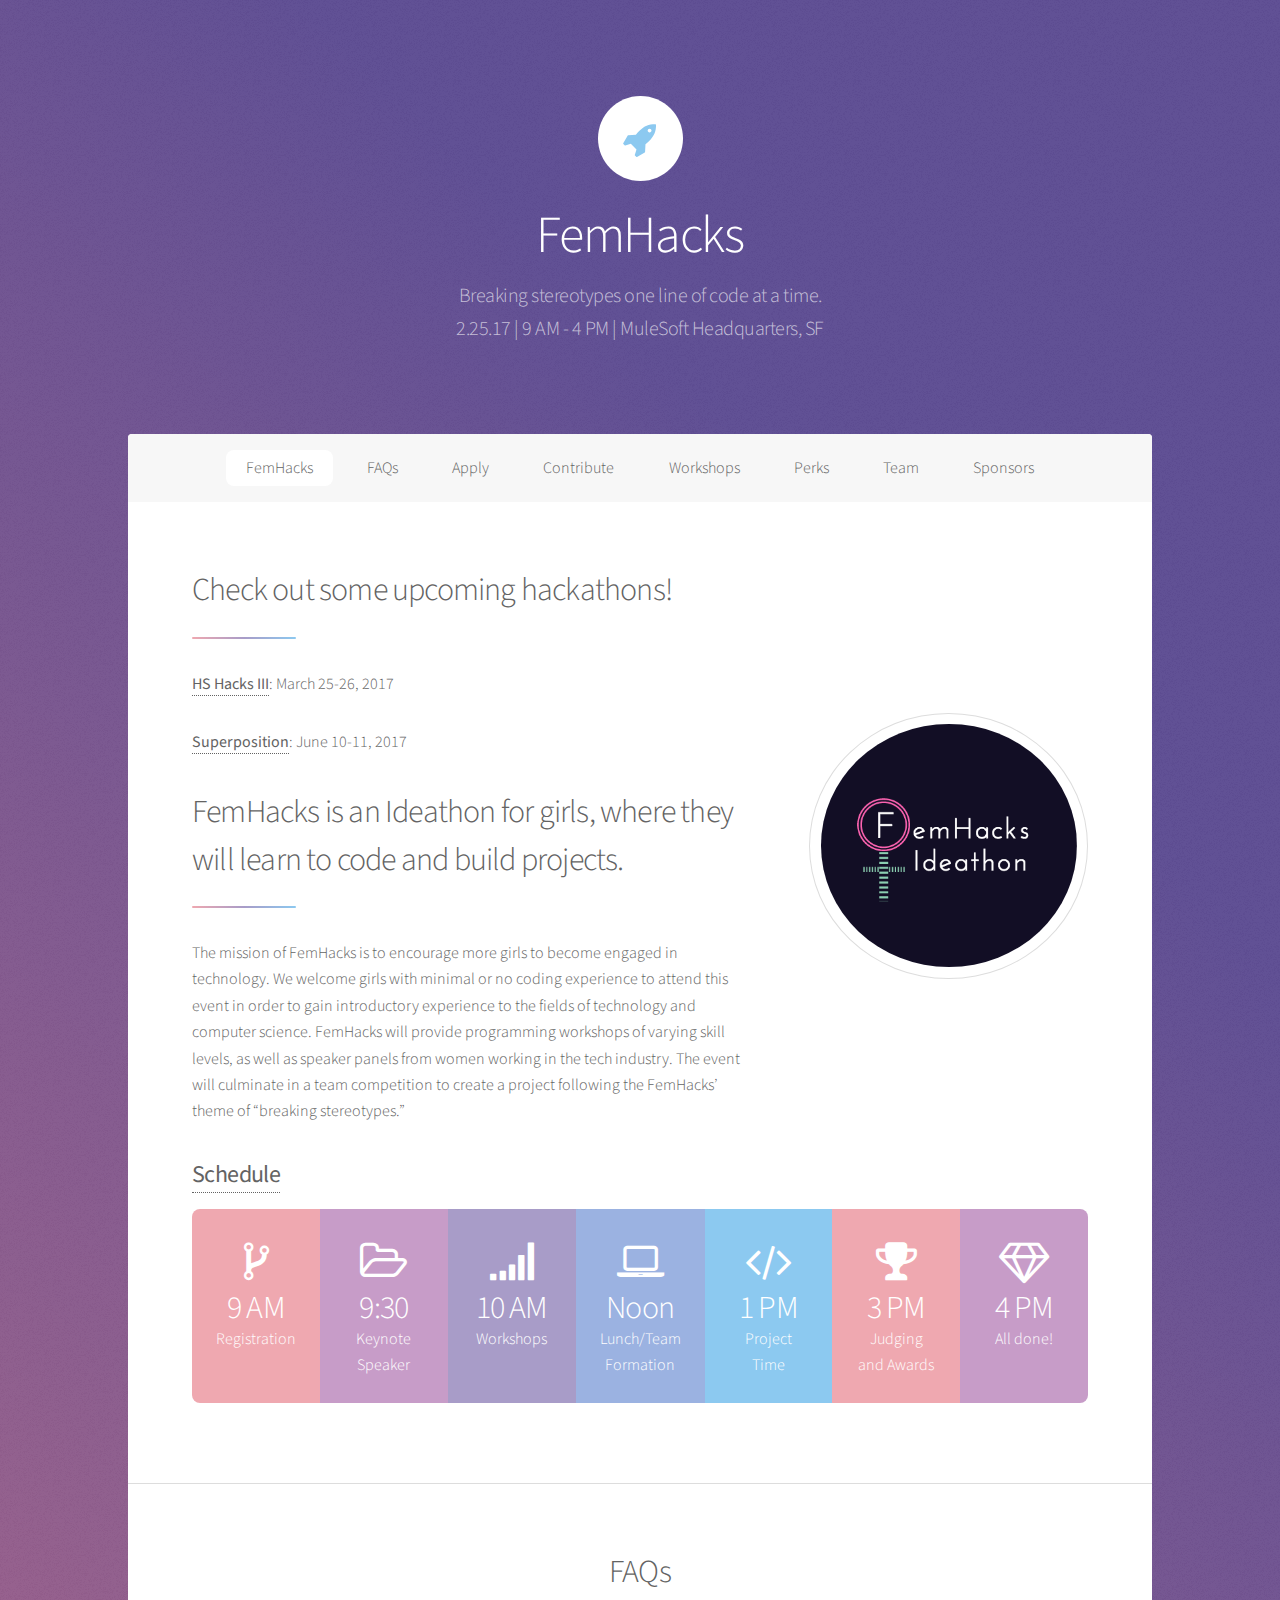
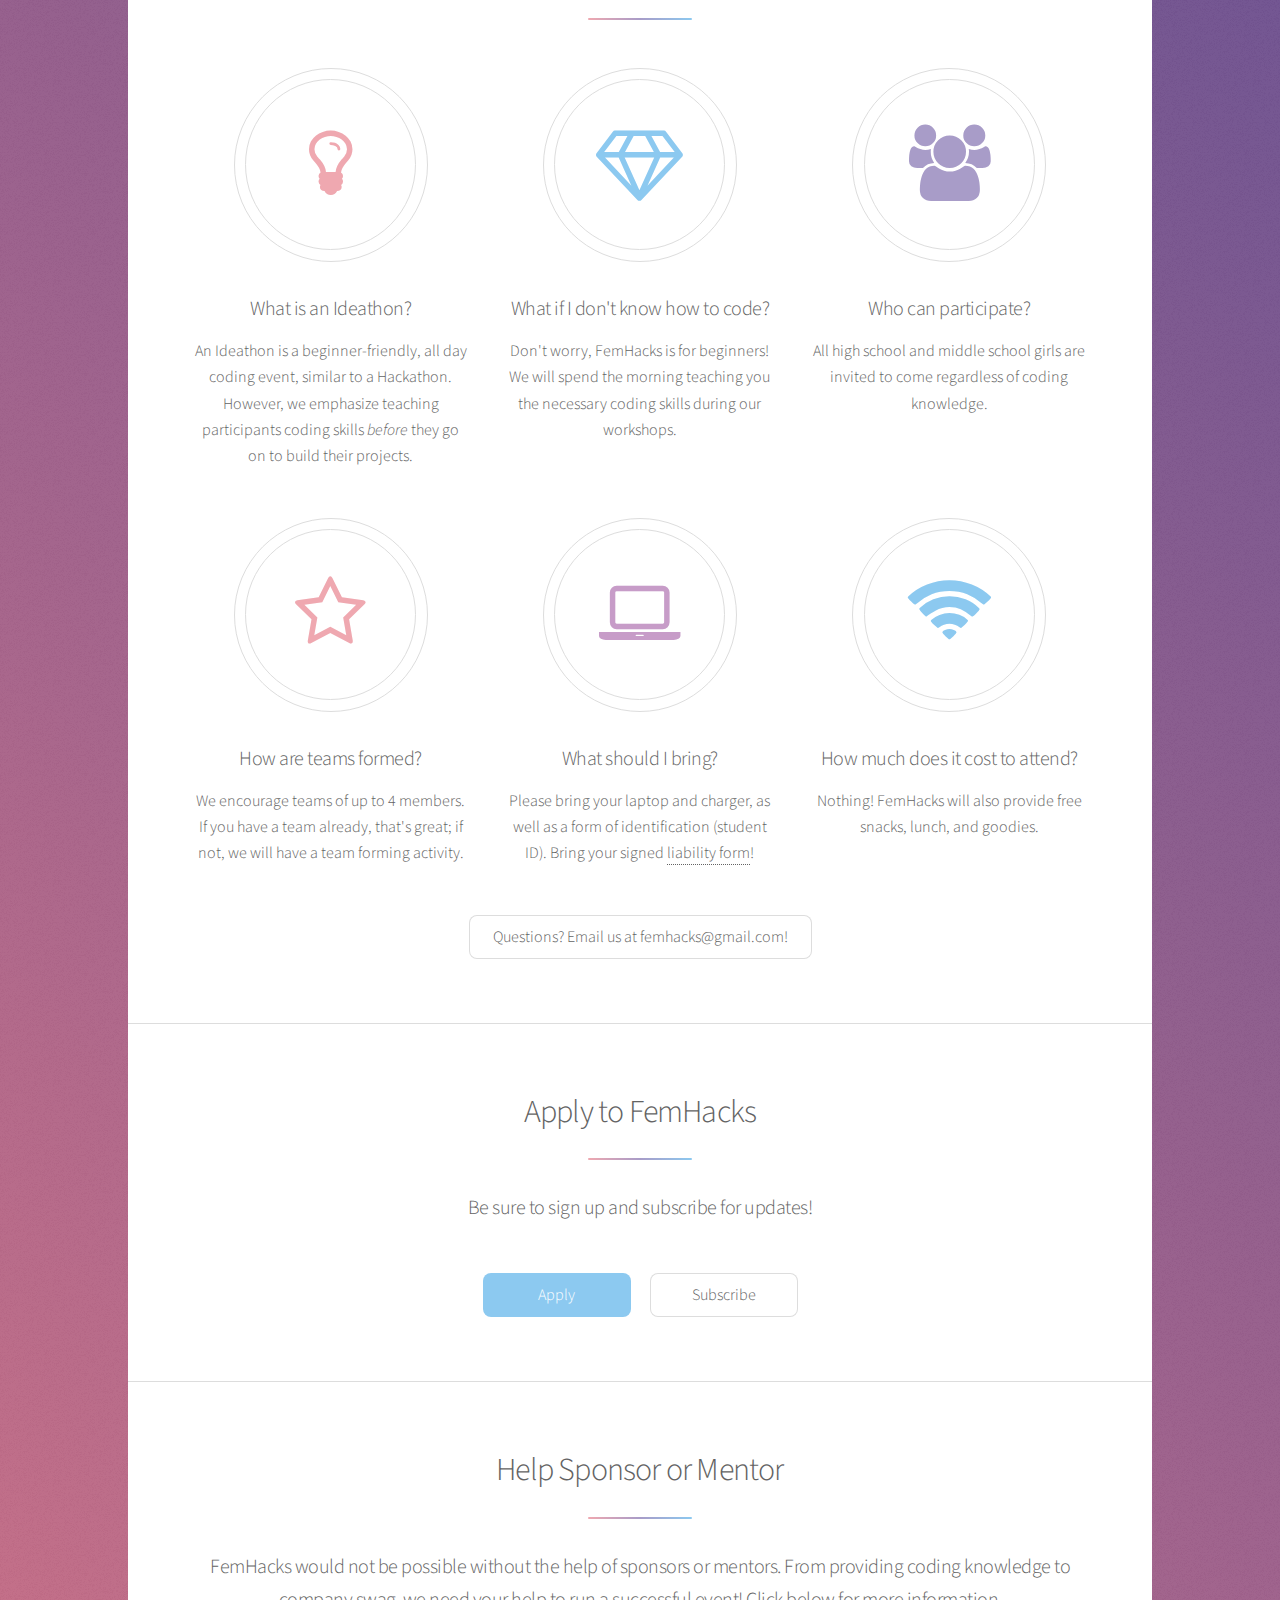
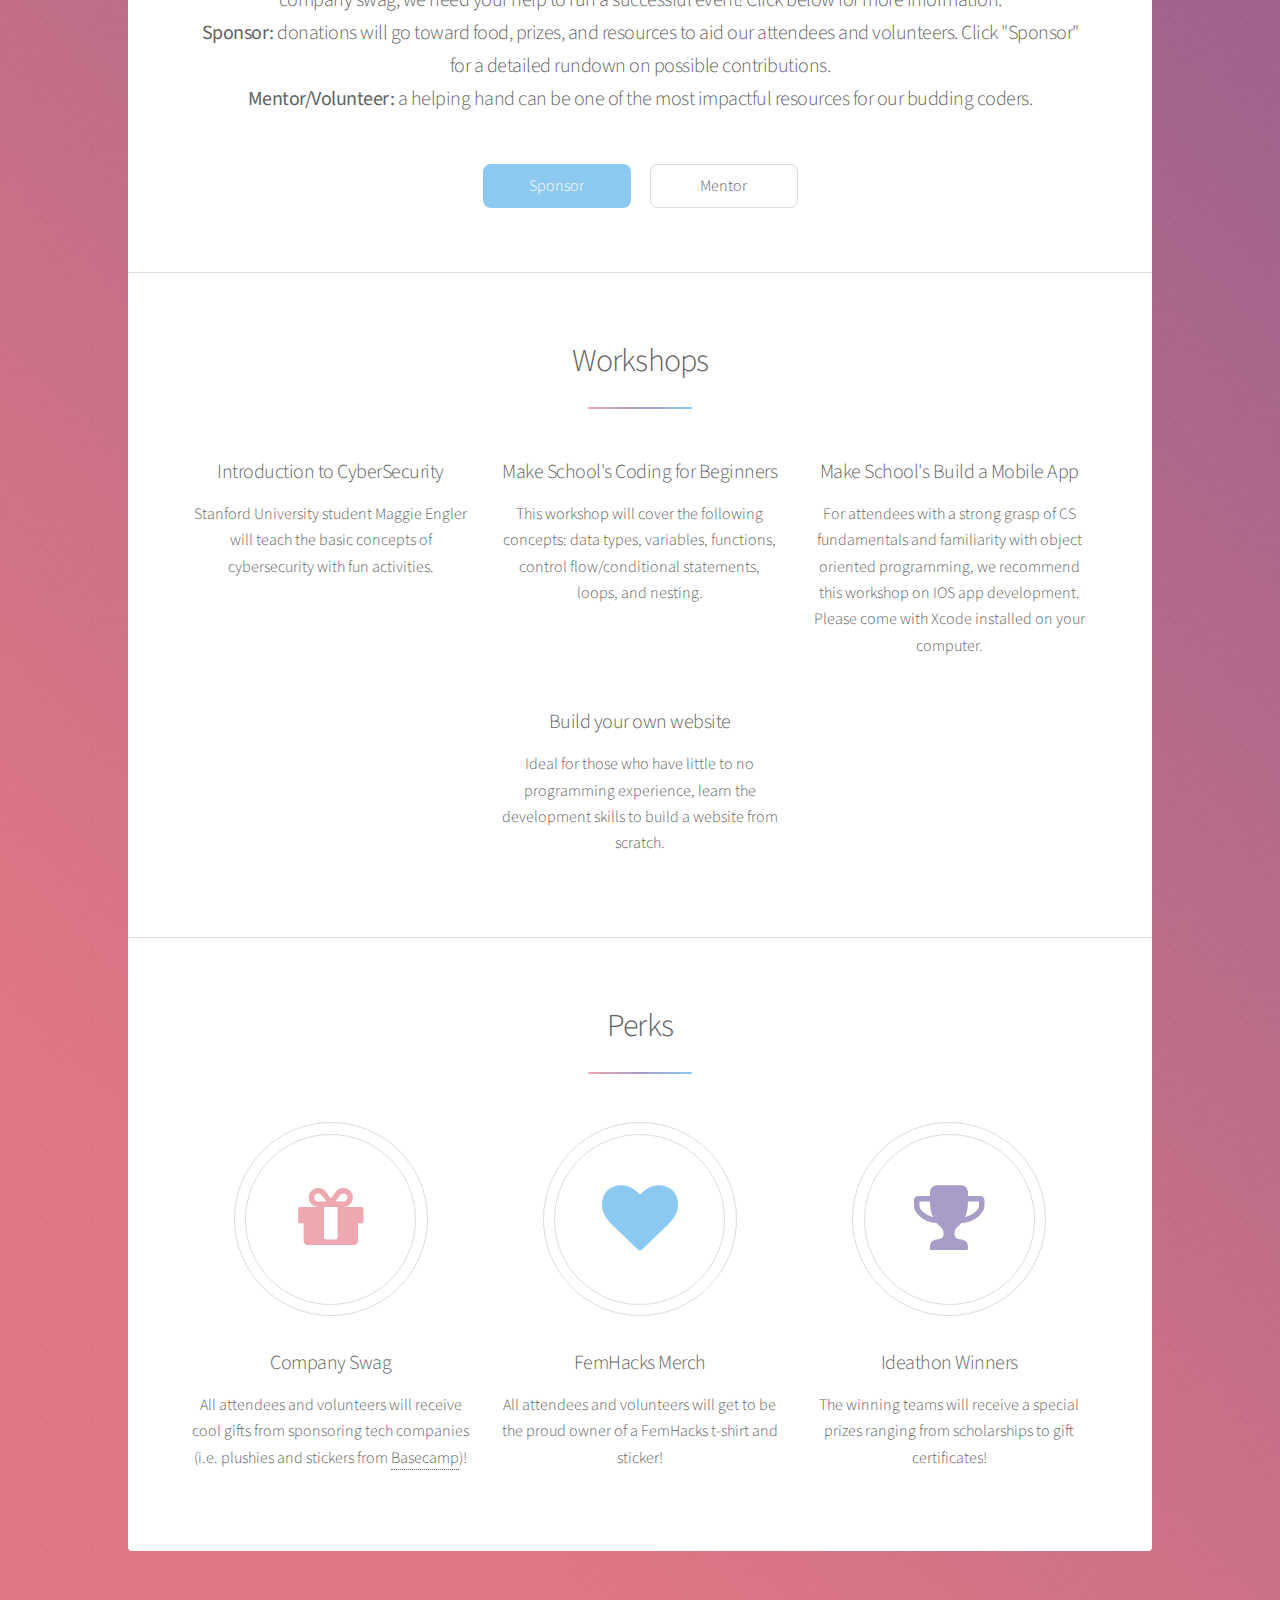
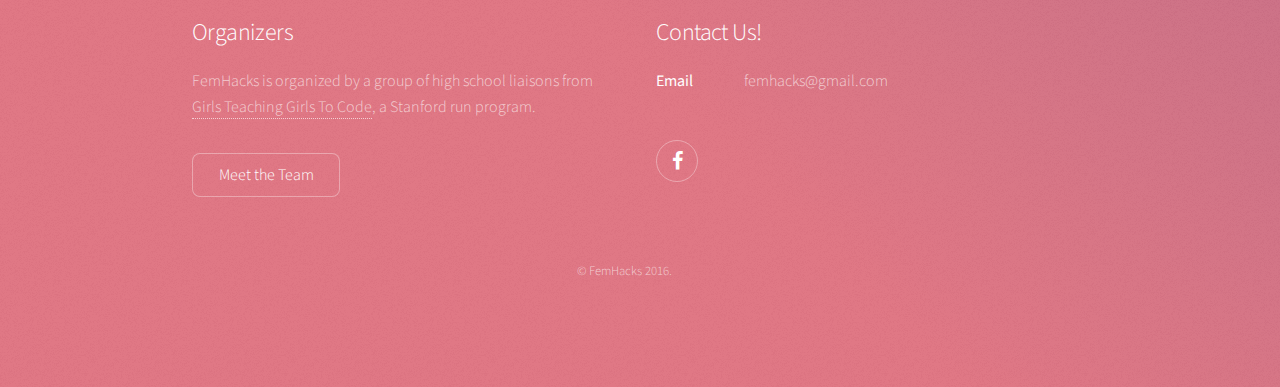
<file: index.html>
<!DOCTYPE HTML>
<!--
	Stellar by HTML5 UP
	html5up.net | @ajlkn
	Free for personal and commercial use under the CCA 3.0 license (html5up.net/license)
-->
<html>
	<head>
		<title>FemHacks</title>
		<meta charset="utf-8" />
		<meta name="viewport" content="width=device-width, initial-scale=1" />
		<!--[if lte IE 8]><script src="assets/js/ie/html5shiv.js"></script><![endif]-->
		<link rel="stylesheet" href="assets/css/main.css" />
		<!--[if lte IE 9]><link rel="stylesheet" href="assets/css/ie9.css" /><![endif]-->
		<!--[if lte IE 8]><link rel="stylesheet" href="assets/css/ie8.css" /><![endif]-->
	</head>
	<body>

		<!-- Wrapper -->
			<div id="wrapper">

				<!-- Header -->
					<header id="header" class="alt">
						<span class="logo"><img src="images/logo.svg" alt="" /></span>
						<h1>FemHacks</h1>
						<p>Breaking stereotypes one line of code at a time. <br> 2.25.17 | 9 AM - 4 PM | MuleSoft Headquarters, SF</p>
					</header>

				<!-- Nav -->
					<nav id="nav">
						<ul>
							<li><a href="#intro" class="active">FemHacks</a></li>
							<li><a href="#first">FAQs</a></li>
							<li><a href="#second">Apply</a></li>
							<li><a href="#cta">Contribute</a></li>
							<li><a href="#workshops">Workshops</a></li>
							<li><a href="#fourth">Perks</a></li>
							<li><a href="team.html">Team</a></li>
							<li><a href="team.html#sponsors">Sponsors</a></li>
						</ul>
					</nav>

				<!-- Main -->
					<div id="main">

						<!-- Introduction -->
							<section id="intro" class="main">
								<div class="spotlight">
									<div class="content">

										<header class="major">
											<h2>Check out some upcoming hackathons!</h2>
										</header>
										<p><b><a href="http://www.hshacks.com/">HS Hacks III</a></b>: March 25-26, 2017</p>

										<p><b><a href="http://superposition.tech/">Superposition</a></b>: June 10-11, 2017</p>

										<header class="major">
											<h2>FemHacks is an Ideathon for girls, where they will learn to code and build projects.</h2>
										</header>
										<p>The mission of FemHacks is to encourage more girls to become engaged in technology.
										We welcome girls with minimal or no coding experience to attend this event in order to gain introductory experience to the fields of technology and computer science.
										FemHacks will provide programming workshops of varying skill levels, as well as speaker panels from women working in the tech industry. The event will culminate in a team competition to create a project following the FemHacks’ theme of “breaking stereotypes.”</p>

										
										
									</div>

									<span class="image"><img src="images/fem1.png" alt="" /></span>

								</div>
								<h2><strong><a href="images/FemHacks Schedule.png">Schedule</a></strong></h2>
										<ul class="statistics">
									<li class="style1">
										<span class="icon fa-code-fork"></span>
										<strong>9 AM</strong> Registration
									</li>
									<li class="style2">
										<span class="icon fa-folder-open-o"></span>
										<strong>9:30</strong> Keynote Speaker
									</li>
									<li class="style3">
										<span class="icon fa-signal"></span>
										<strong>10 AM</strong> Workshops
									</li>
									<li class="style4">
										<span class="icon fa-laptop"></span>
										<strong>Noon</strong> Lunch/Team Formation
									</li>
									<li class="style5">
										<span class="icon fa-code"></span>
										<strong>1 PM</strong> Project Time
									</li>
									<li class="style1">
										<span class="icon fa-trophy"></span>
										<strong>3 PM</strong> Judging and Awards
									</li>
									<li class="style2">
										<span class="icon fa-diamond"></span>
										<strong>4 PM</strong> All done!
									</li>
								</ul>
							</section>

						<!-- First Section -->
							<section id="first" class="main special">
								<header class="major">
									<h2>FAQs</h2>
								</header>
								<ul class="features">
									<li>
										<span class="icon major style1 fa-lightbulb-o"></span>
										<h3>What is an Ideathon?</h3>
										<p>An Ideathon is a beginner-friendly, all day coding event, similar to a Hackathon. However, we emphasize teaching participants coding skills <em>before</em> they go on to build their projects.</p>
									</li>
									<li>
										<span class="icon major style5 fa-diamond"></span>
										<h3>What if I don't know how to code?</h3>
										<p>Don't worry, FemHacks is for beginners! We will spend the morning teaching you the necessary coding skills during our workshops.</p>
									</li>
									<li>
										<span class="icon major style3 fa-group"></span>
										<h3>Who can participate?</h3>
										<p>All high school and middle school girls are invited to come regardless of coding knowledge.</p>
									</li>
									<li>
										<span class="icon major style1 fa-star-o"></span>
										<h3>How are teams formed?</h3>
										<p>We encourage teams of up to 4 members. If you have a team already, that's great; if not, we will have a team forming activity.</p>
									</li>
									<li>
										<span class="icon major style2 fa-laptop"></span>
										<h3>What should I bring?</h3>
										<p>Please bring your laptop and charger, as well as a form of identification (student ID). Bring your signed <a href="https://drive.google.com/file/d/0B5mglAYjHv1dSmVMcDhGLWdEcFFRNDBDUXNKb2w4Wm5MWGNB/view?usp=sharing">liability form</a>! </p>
									</li>
									<li>
										<span class="icon major style5 fa-wifi"></span>
										<h3>How much does it cost to attend?</h3>
										<p>Nothing! FemHacks will also provide free snacks, lunch, and goodies.</p>
									</li>
								</ul>
								<footer class="major">
									<ul class="actions">
						
										<li><a href="mailto:femhacks@gmail.com" class="button">Questions? Email us at femhacks@gmail.com!</a></li>
									</ul>
								</footer>
							</section>

						<!-- Second Section -->
							<section id="second" class="main special">
								<header class="major">
									<h2>Apply to FemHacks</h2>
									<p>Be sure to sign up and subscribe for updates!</p>
								</header>
								<footer class="major">
									<ul class="actions">
										<li><a href="https://goo.gl/forms/XKyUOKpviiJxe2mg2" target="_blank" class="button special">Apply</a></li>
										<li><a href="https://goo.gl/forms/wTO9jMobdrk4M50A3" class="button">Subscribe</a></li>
									</ul>
								</footer>
							
							</section>

						<!-- Get Started -->
							<section id="cta" class="main special">
								<header class="major">
									<h2>Help Sponsor or Mentor</h2>
									<p>FemHacks would not be possible without the help of sponsors or mentors. From providing coding knowledge to company swag, we need your help to run a successful event! Click below for more information.
									<br> <strong>Sponsor:</strong> donations will go toward food, prizes, and resources to aid our attendees and volunteers. Click "Sponsor" for a detailed rundown on possible contributions.
									<br> <strong>Mentor/Volunteer:</strong> a helping hand can be one of the most impactful resources for our budding coders.</p>
								</header>
								<footer class="major">
									<ul class="actions">
										<li><a href="images/femhacks sponsor graphic.png" target="_blank" class="button special">Sponsor</a></li>
										<li><a href="https://goo.gl/forms/VIV78lCYRuoRWCBh2" class="button">Mentor</a></li>
									</ul>
								</footer>
							</section>

<section id="workshops" class="main special">
								<header class="major">
									<h2>Workshops</h2>
								</header>
								<ul class="features">
									<li>
									
										<h3>Introduction to CyberSecurity</h3>
										<p>Stanford University student Maggie Engler will teach the basic concepts of cybersecurity with fun activities. </p>
									</li>
									<li>

										<h3>Make School's Coding for Beginners</h3>
										<p>This workshop will cover the following concepts:  data types, variables, functions, control flow/conditional statements, loops, and nesting.</p>
									</li>
									<li>
										
										<h3>Make School's Build a Mobile App</h3>
										<p>For attendees with a strong grasp of CS fundamentals and familiarity with object oriented programming, we recommend this workshop on IOS app development. Please come with Xcode installed on your computer.</p>
									</li>
									<li>
										
										<h3>Build your own website</h3>
										<p>Ideal for those who have little to no programming experience, learn the development skills to build a website from scratch.</p>
									</li>
									
							</section>

					
							<section id="fourth" class="main special">
								<header class="major">
									<h2>Perks</h2>
								</header>
								<ul class="features">
									<li>
										<span class="icon major style1 fa-gift"></span>
										<h3>Company Swag</h3>
										<p>All attendees and volunteers will receive cool gifts from sponsoring tech companies (i.e. plushies and stickers from <a href="https://basecamp.com/">Basecamp</a>)!</p>
									</li>
									<li>
										<span class="icon major style5 fa-heart"></span>
										<h3>FemHacks Merch</h3>
										<p>All attendees and volunteers will get to be the proud owner of a FemHacks t-shirt and sticker!</p>
									</li>
									<li>
										<span class="icon major style3 fa-trophy"></span>
										<h3>Ideathon Winners</h3>
										<p>The winning teams will receive a special prizes ranging from scholarships to gift certificates!</p>
									</li>
									
							</section>

					</div>

				<!-- Footer -->
					<footer id="footer">
						<section>
							<h2>Organizers</h2>
							<p>FemHacks is organized by a group of high school liaisons from <a href = "http://www.girlsteachinggirlstocode.org/">Girls Teaching Girls To Code</a>, a Stanford run program.</p>
							<ul class="actions">
								<li><a href="team.html" class="button">Meet the Team</a></li>
							</ul>
						</section>
						<section>
							<h2>Contact Us!</h2>
							<dl class="alt">
								<dt>Email</dt>
								<dd>femhacks@gmail.com</dd>
							</dl>
							<ul class="icons">
								<li><a href="https://www.facebook.com/femhacks/?ref=bookmarks" class="icon fa-facebook alt"><span class="label">Facebook</span></a></li>					
							</ul>
						</section>
						<p class="copyright">&copy; FemHacks 2016.</p>
					</footer>

			</div>

		<!-- Scripts -->
			<script src="assets/js/jquery.min.js"></script>
			<script src="assets/js/jquery.scrollex.min.js"></script>
			<script src="assets/js/jquery.scrolly.min.js"></script>
			<script src="assets/js/skel.min.js"></script>
			<script src="assets/js/util.js"></script>
			<!--[if lte IE 8]><script src="assets/js/ie/respond.min.js"></script><![endif]-->
			<script src="assets/js/main.js"></script>

	</body>
</html>
</file>
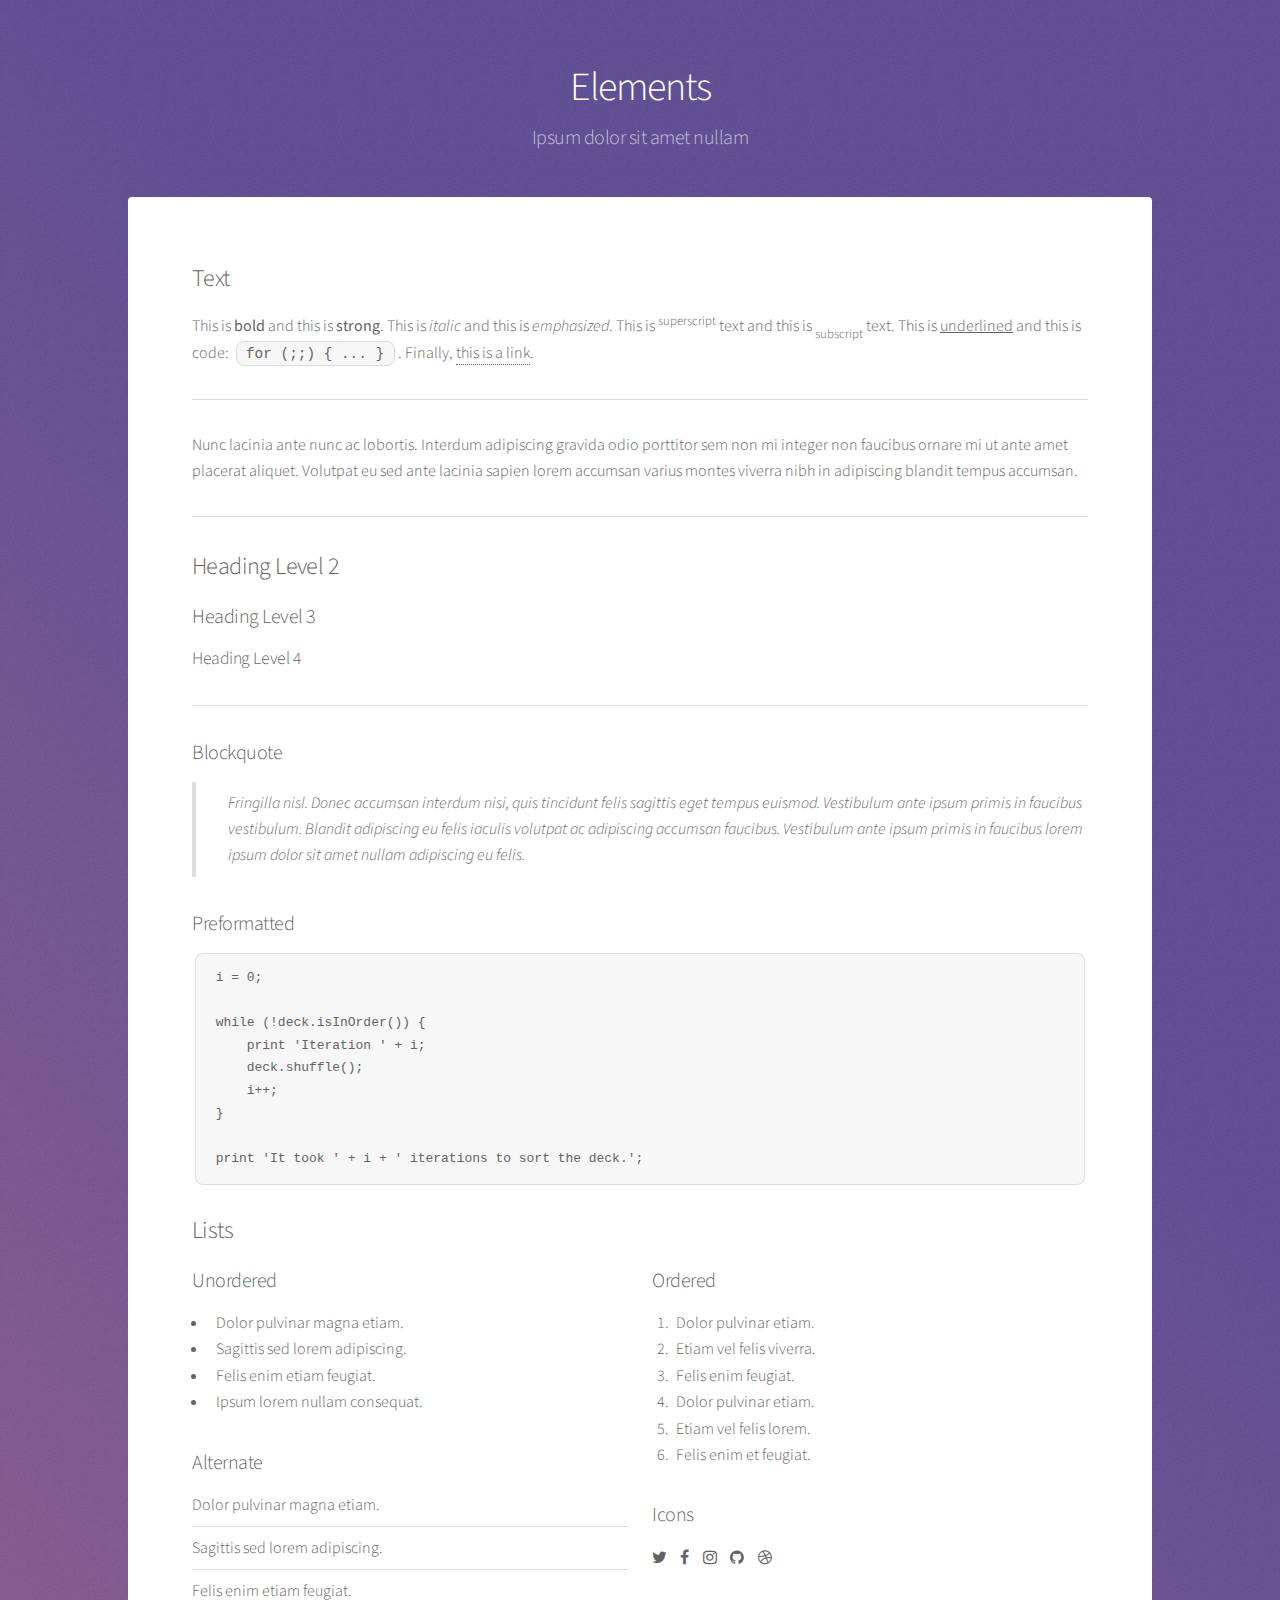
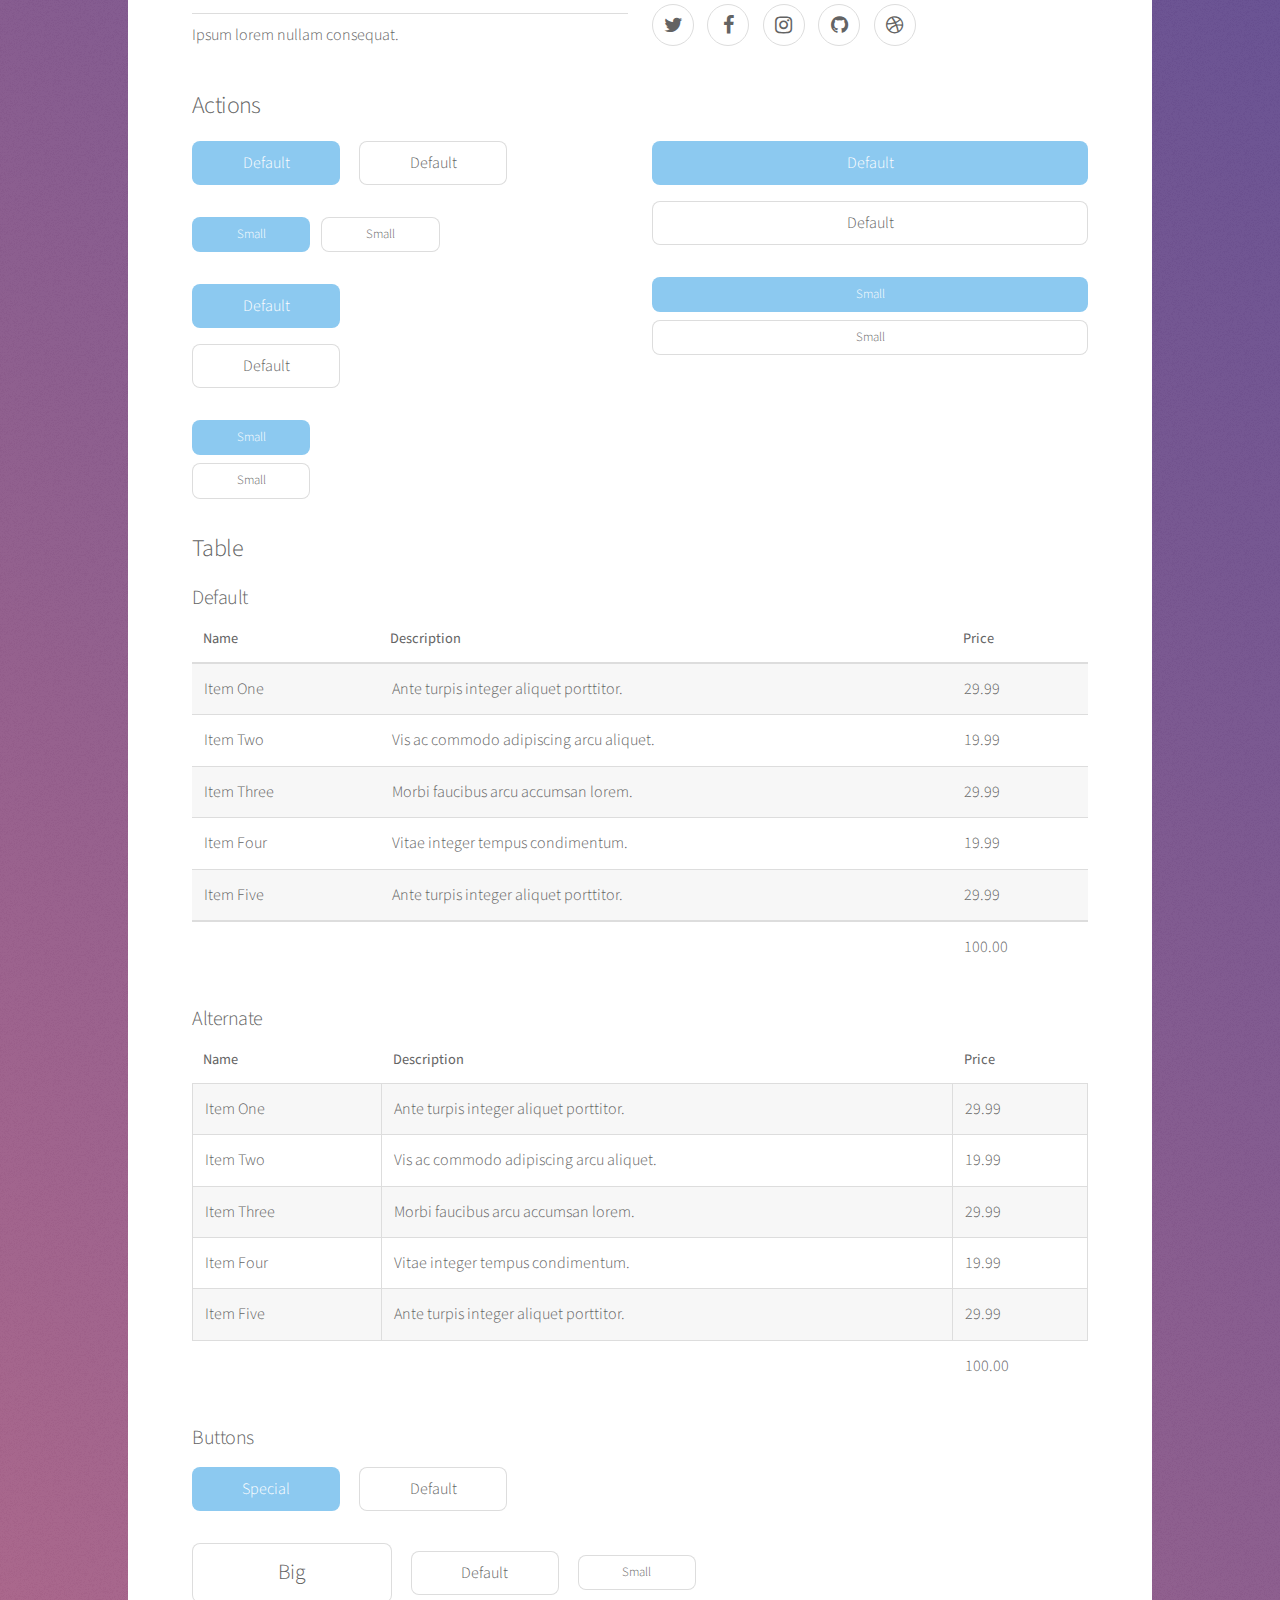
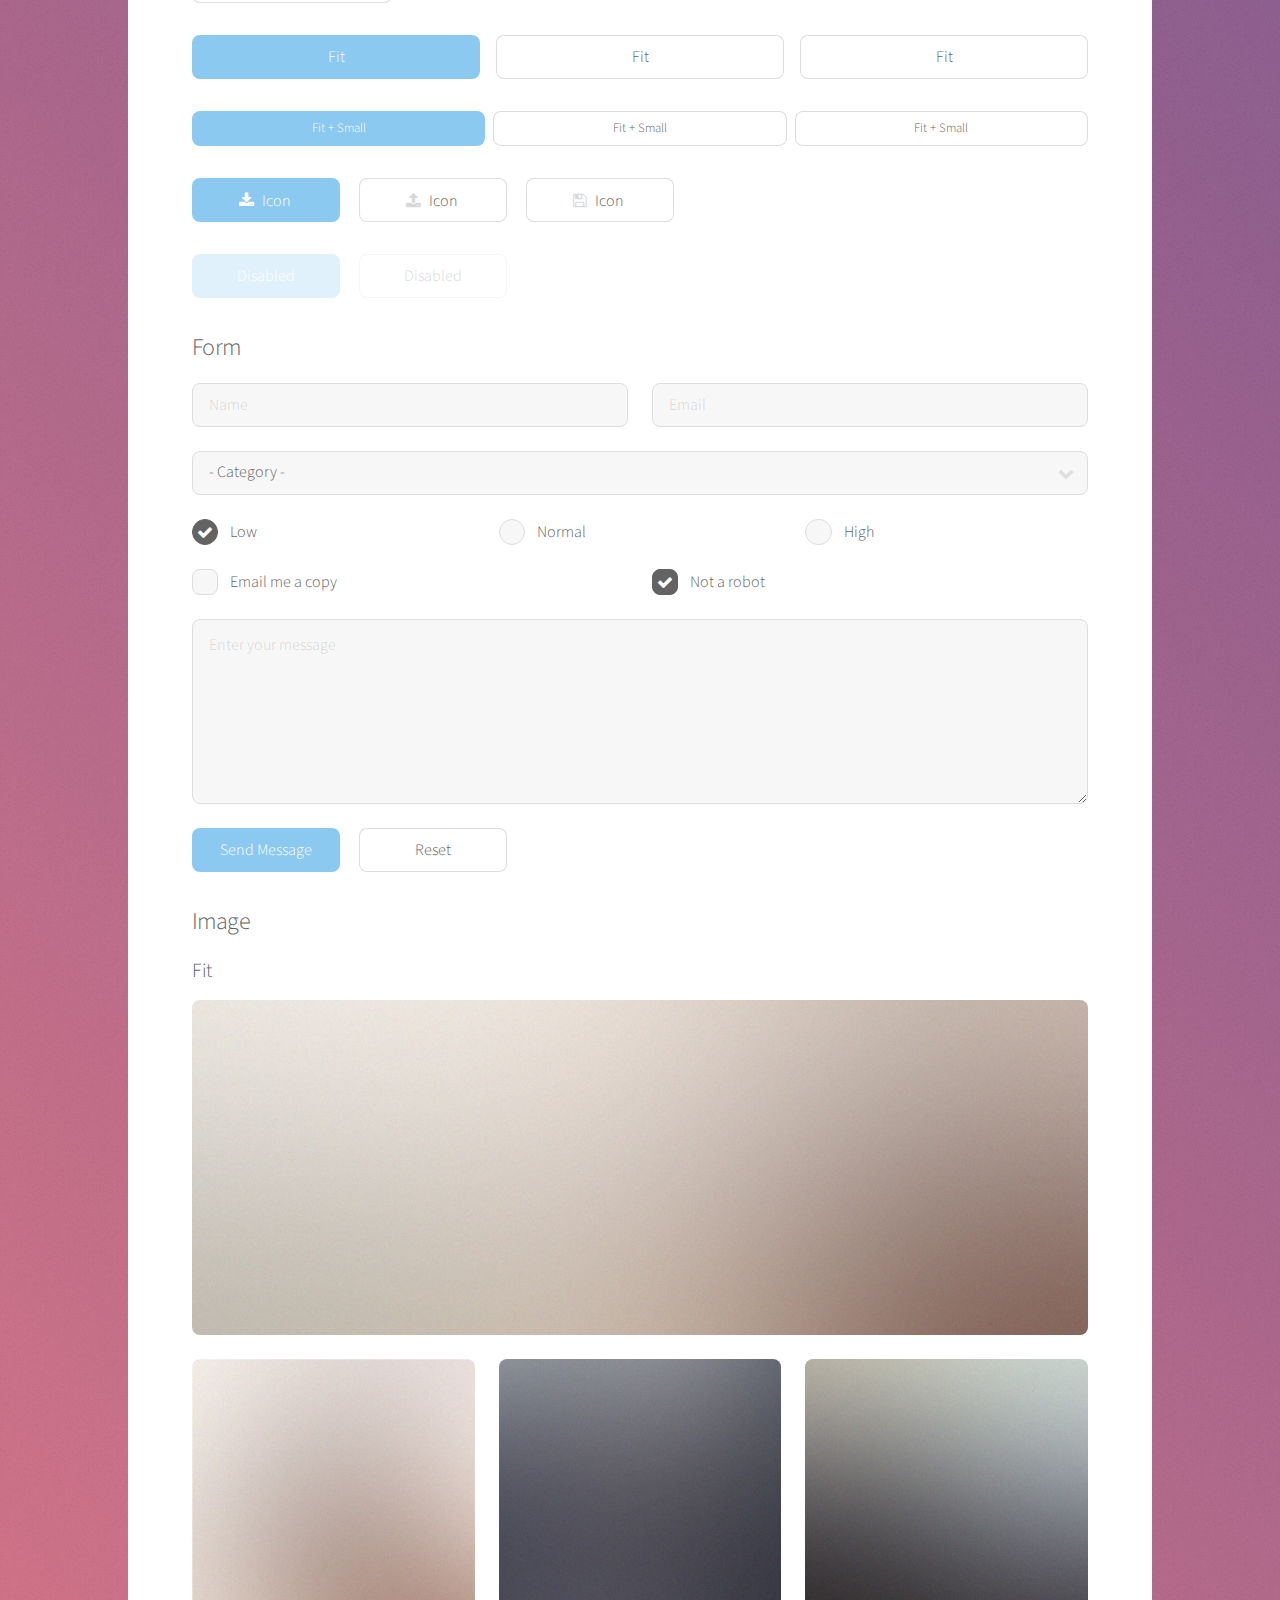
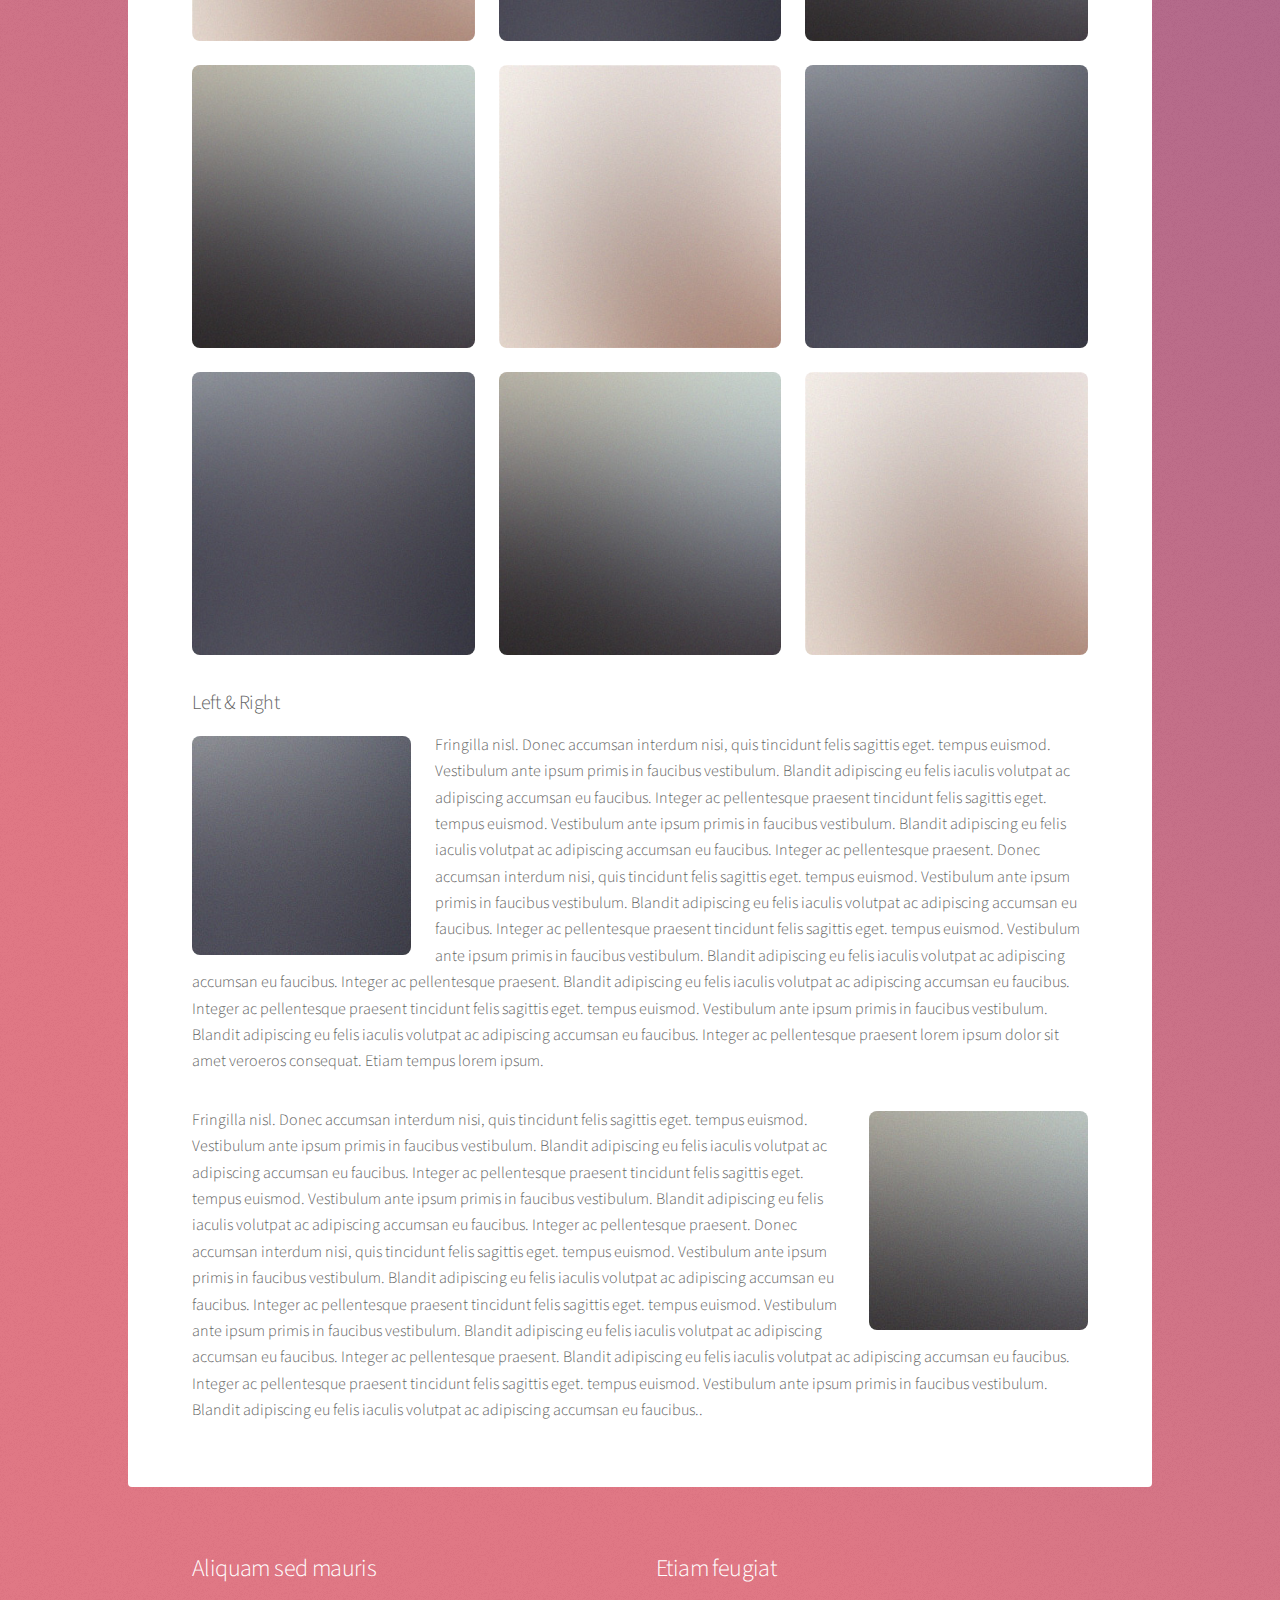
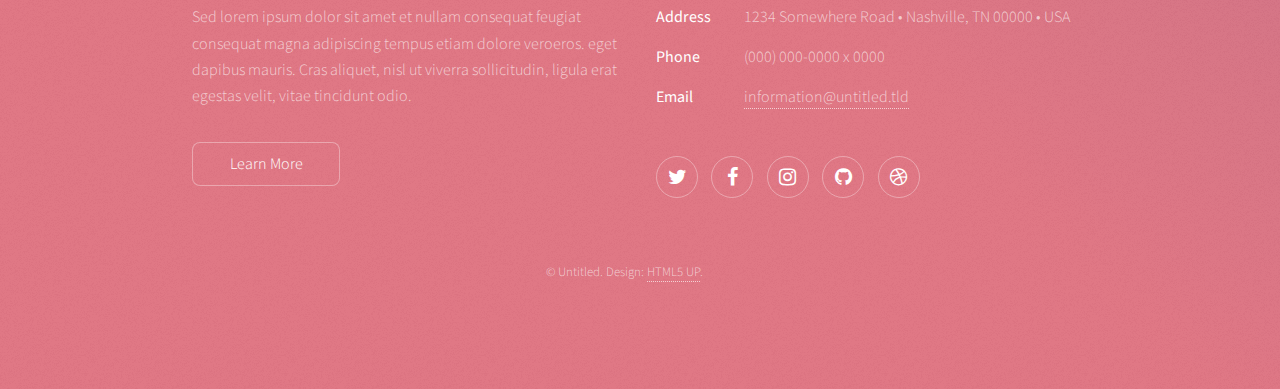
<file: elements.html>
<!DOCTYPE HTML>
<!--
	Stellar by HTML5 UP
	html5up.net | @ajlkn
	Free for personal and commercial use under the CCA 3.0 license (html5up.net/license)
-->
<html>
	<head>
		<title>Elements - Stellar by HTML5 UP</title>
		<meta charset="utf-8" />
		<meta name="viewport" content="width=device-width, initial-scale=1" />
		<!--[if lte IE 8]><script src="assets/js/ie/html5shiv.js"></script><![endif]-->
		<link rel="stylesheet" href="assets/css/main.css" />
		<!--[if lte IE 9]><link rel="stylesheet" href="assets/css/ie9.css" /><![endif]-->
		<!--[if lte IE 8]><link rel="stylesheet" href="assets/css/ie8.css" /><![endif]-->
	</head>
	<body>

		<!-- Wrapper -->
			<div id="wrapper">

				<!-- Header -->
					<header id="header">
						<h1>Elements</h1>
						<p>Ipsum dolor sit amet nullam</p>
					</header>

				<!-- Main -->
					<div id="main">

						<!-- Content -->
							<section id="content" class="main">

								<!-- Text -->
									<section>
										<h2>Text</h2>
										<p>This is <b>bold</b> and this is <strong>strong</strong>. This is <i>italic</i> and this is <em>emphasized</em>.
										This is <sup>superscript</sup> text and this is <sub>subscript</sub> text.
										This is <u>underlined</u> and this is code: <code>for (;;) { ... }</code>. Finally, <a href="#">this is a link</a>.</p>
										<hr />
										<p>Nunc lacinia ante nunc ac lobortis. Interdum adipiscing gravida odio porttitor sem non mi integer non faucibus ornare mi ut ante amet placerat aliquet. Volutpat eu sed ante lacinia sapien lorem accumsan varius montes viverra nibh in adipiscing blandit tempus accumsan.</p>
										<hr />
										<h2>Heading Level 2</h2>
										<h3>Heading Level 3</h3>
										<h4>Heading Level 4</h4>
										<hr />
										<h3>Blockquote</h3>
										<blockquote>Fringilla nisl. Donec accumsan interdum nisi, quis tincidunt felis sagittis eget tempus euismod. Vestibulum ante ipsum primis in faucibus vestibulum. Blandit adipiscing eu felis iaculis volutpat ac adipiscing accumsan faucibus. Vestibulum ante ipsum primis in faucibus lorem ipsum dolor sit amet nullam adipiscing eu felis.</blockquote>
										<h3>Preformatted</h3>
										<pre><code>i = 0;

while (!deck.isInOrder()) {
    print 'Iteration ' + i;
    deck.shuffle();
    i++;
}

print 'It took ' + i + ' iterations to sort the deck.';</code></pre>
									</section>

								<!-- Lists -->
									<section>
										<h2>Lists</h2>
										<div class="row">
											<div class="6u 12u$(medium)">
												<h3>Unordered</h3>
												<ul>
													<li>Dolor pulvinar magna etiam.</li>
													<li>Sagittis sed lorem adipiscing.</li>
													<li>Felis enim etiam feugiat.</li>
													<li>Ipsum lorem nullam consequat.</li>
												</ul>
												<h3>Alternate</h3>
												<ul class="alt">
													<li>Dolor pulvinar magna etiam.</li>
													<li>Sagittis sed lorem adipiscing.</li>
													<li>Felis enim etiam feugiat.</li>
													<li>Ipsum lorem nullam consequat.</li>
												</ul>
											</div>
											<div class="6u$ 12u$(medium)">
												<h3>Ordered</h3>
												<ol>
													<li>Dolor pulvinar etiam.</li>
													<li>Etiam vel felis viverra.</li>
													<li>Felis enim feugiat.</li>
													<li>Dolor pulvinar etiam.</li>
													<li>Etiam vel felis lorem.</li>
													<li>Felis enim et feugiat.</li>
												</ol>
												<h3>Icons</h3>
												<ul class="icons">
													<li><a href="#" class="icon fa-twitter"><span class="label">Twitter</span></a></li>
													<li><a href="#" class="icon fa-facebook"><span class="label">Facebook</span></a></li>
													<li><a href="#" class="icon fa-instagram"><span class="label">Instagram</span></a></li>
													<li><a href="#" class="icon fa-github"><span class="label">GitHub</span></a></li>
													<li><a href="#" class="icon fa-dribbble"><span class="label">Dribbble</span></a></li>
												</ul>
												<ul class="icons">
													<li><a href="#" class="icon alt fa-twitter"><span class="label">Twitter</span></a></li>
													<li><a href="#" class="icon alt fa-facebook"><span class="label">Facebook</span></a></li>
													<li><a href="#" class="icon alt fa-instagram"><span class="label">Instagram</span></a></li>
													<li><a href="#" class="icon alt fa-github"><span class="label">GitHub</span></a></li>
													<li><a href="#" class="icon alt fa-dribbble"><span class="label">Dribbble</span></a></li>
												</ul>
											</div>
										</div>
										<h2>Actions</h2>
										<div class="row">
											<div class="6u 12u$(medium)">
												<ul class="actions">
													<li><a href="#" class="button special">Default</a></li>
													<li><a href="#" class="button">Default</a></li>
												</ul>
												<ul class="actions small">
													<li><a href="#" class="button special small">Small</a></li>
													<li><a href="#" class="button small">Small</a></li>
												</ul>
												<ul class="actions vertical">
													<li><a href="#" class="button special">Default</a></li>
													<li><a href="#" class="button">Default</a></li>
												</ul>
												<ul class="actions vertical small">
													<li><a href="#" class="button special small">Small</a></li>
													<li><a href="#" class="button small">Small</a></li>
												</ul>
											</div>
											<div class="6u 12u$(medium)">
												<ul class="actions vertical">
													<li><a href="#" class="button special fit">Default</a></li>
													<li><a href="#" class="button fit">Default</a></li>
												</ul>
												<ul class="actions vertical small">
													<li><a href="#" class="button special small fit">Small</a></li>
													<li><a href="#" class="button small fit">Small</a></li>
												</ul>
											</div>
										</div>
									</section>

								<!-- Table -->
									<section>
										<h2>Table</h2>
										<h3>Default</h3>
										<div class="table-wrapper">
											<table>
												<thead>
													<tr>
														<th>Name</th>
														<th>Description</th>
														<th>Price</th>
													</tr>
												</thead>
												<tbody>
													<tr>
														<td>Item One</td>
														<td>Ante turpis integer aliquet porttitor.</td>
														<td>29.99</td>
													</tr>
													<tr>
														<td>Item Two</td>
														<td>Vis ac commodo adipiscing arcu aliquet.</td>
														<td>19.99</td>
													</tr>
													<tr>
														<td>Item Three</td>
														<td> Morbi faucibus arcu accumsan lorem.</td>
														<td>29.99</td>
													</tr>
													<tr>
														<td>Item Four</td>
														<td>Vitae integer tempus condimentum.</td>
														<td>19.99</td>
													</tr>
													<tr>
														<td>Item Five</td>
														<td>Ante turpis integer aliquet porttitor.</td>
														<td>29.99</td>
													</tr>
												</tbody>
												<tfoot>
													<tr>
														<td colspan="2"></td>
														<td>100.00</td>
													</tr>
												</tfoot>
											</table>
										</div>

										<h3>Alternate</h3>
										<div class="table-wrapper">
											<table class="alt">
												<thead>
													<tr>
														<th>Name</th>
														<th>Description</th>
														<th>Price</th>
													</tr>
												</thead>
												<tbody>
													<tr>
														<td>Item One</td>
														<td>Ante turpis integer aliquet porttitor.</td>
														<td>29.99</td>
													</tr>
													<tr>
														<td>Item Two</td>
														<td>Vis ac commodo adipiscing arcu aliquet.</td>
														<td>19.99</td>
													</tr>
													<tr>
														<td>Item Three</td>
														<td> Morbi faucibus arcu accumsan lorem.</td>
														<td>29.99</td>
													</tr>
													<tr>
														<td>Item Four</td>
														<td>Vitae integer tempus condimentum.</td>
														<td>19.99</td>
													</tr>
													<tr>
														<td>Item Five</td>
														<td>Ante turpis integer aliquet porttitor.</td>
														<td>29.99</td>
													</tr>
												</tbody>
												<tfoot>
													<tr>
														<td colspan="2"></td>
														<td>100.00</td>
													</tr>
												</tfoot>
											</table>
										</div>
									</section>

								<!-- Buttons -->
									<section>
										<h3>Buttons</h3>
										<ul class="actions">
											<li><a href="#" class="button special">Special</a></li>
											<li><a href="#" class="button">Default</a></li>
										</ul>
										<ul class="actions">
											<li><a href="#" class="button big">Big</a></li>
											<li><a href="#" class="button">Default</a></li>
											<li><a href="#" class="button small">Small</a></li>
										</ul>
										<ul class="actions fit">
											<li><a href="#" class="button special fit">Fit</a></li>
											<li><a href="#" class="button fit">Fit</a></li>
											<li><a href="#" class="button fit">Fit</a></li>
										</ul>
										<ul class="actions fit small">
											<li><a href="#" class="button special fit small">Fit + Small</a></li>
											<li><a href="#" class="button fit small">Fit + Small</a></li>
											<li><a href="#" class="button fit small">Fit + Small</a></li>
										</ul>
										<ul class="actions">
											<li><a href="#" class="button special icon fa-download">Icon</a></li>
											<li><a href="#" class="button icon fa-upload">Icon</a></li>
											<li><a href="#" class="button icon fa-save">Icon</a></li>
										</ul>
										<ul class="actions">
											<li><span class="button special disabled">Disabled</span></li>
											<li><span class="button disabled">Disabled</span></li>
										</ul>
									</section>

								<!-- Form -->
									<section>
										<h2>Form</h2>
										<form method="post" action="#">
											<div class="row uniform">
												<div class="6u 12u$(xsmall)">
													<input type="text" name="demo-name" id="demo-name" value="" placeholder="Name" />
												</div>
												<div class="6u$ 12u$(xsmall)">
													<input type="email" name="demo-email" id="demo-email" value="" placeholder="Email" />
												</div>
												<div class="12u$">
													<div class="select-wrapper">
														<select name="demo-category" id="demo-category">
															<option value="">- Category -</option>
															<option value="1">Manufacturing</option>
															<option value="1">Shipping</option>
															<option value="1">Administration</option>
															<option value="1">Human Resources</option>
														</select>
													</div>
												</div>
												<div class="4u 12u$(small)">
													<input type="radio" id="demo-priority-low" name="demo-priority" checked>
													<label for="demo-priority-low">Low</label>
												</div>
												<div class="4u 12u$(small)">
													<input type="radio" id="demo-priority-normal" name="demo-priority">
													<label for="demo-priority-normal">Normal</label>
												</div>
												<div class="4u$ 12u$(small)">
													<input type="radio" id="demo-priority-high" name="demo-priority">
													<label for="demo-priority-high">High</label>
												</div>
												<div class="6u 12u$(small)">
													<input type="checkbox" id="demo-copy" name="demo-copy">
													<label for="demo-copy">Email me a copy</label>
												</div>
												<div class="6u$ 12u$(small)">
													<input type="checkbox" id="demo-human" name="demo-human" checked>
													<label for="demo-human">Not a robot</label>
												</div>
												<div class="12u$">
													<textarea name="demo-message" id="demo-message" placeholder="Enter your message" rows="6"></textarea>
												</div>
												<div class="12u$">
													<ul class="actions">
														<li><input type="submit" value="Send Message" class="special" /></li>
														<li><input type="reset" value="Reset" /></li>
													</ul>
												</div>
											</div>
										</form>
									</section>

								<!-- Image -->
									<section>
										<h2>Image</h2>
										<h3>Fit</h3>
										<div class="box alt">
											<div class="row uniform">
												<div class="12u$"><span class="image fit"><img src="images/pic04.jpg" alt="" /></span></div>
												<div class="4u"><span class="image fit"><img src="images/pic01.jpg" alt="" /></span></div>
												<div class="4u"><span class="image fit"><img src="images/pic02.jpg" alt="" /></span></div>
												<div class="4u$"><span class="image fit"><img src="images/pic03.jpg" alt="" /></span></div>
												<div class="4u"><span class="image fit"><img src="images/pic03.jpg" alt="" /></span></div>
												<div class="4u"><span class="image fit"><img src="images/pic01.jpg" alt="" /></span></div>
												<div class="4u$"><span class="image fit"><img src="images/pic02.jpg" alt="" /></span></div>
												<div class="4u"><span class="image fit"><img src="images/pic02.jpg" alt="" /></span></div>
												<div class="4u"><span class="image fit"><img src="images/pic03.jpg" alt="" /></span></div>
												<div class="4u$"><span class="image fit"><img src="images/pic01.jpg" alt="" /></span></div>
											</div>
										</div>
										<h3>Left &amp; Right</h3>
										<p><span class="image left"><img src="images/pic05.jpg" alt="" /></span>Fringilla nisl. Donec accumsan interdum nisi, quis tincidunt felis sagittis eget. tempus euismod. Vestibulum ante ipsum primis in faucibus vestibulum. Blandit adipiscing eu felis iaculis volutpat ac adipiscing accumsan eu faucibus. Integer ac pellentesque praesent tincidunt felis sagittis eget. tempus euismod. Vestibulum ante ipsum primis in faucibus vestibulum. Blandit adipiscing eu felis iaculis volutpat ac adipiscing accumsan eu faucibus. Integer ac pellentesque praesent. Donec accumsan interdum nisi, quis tincidunt felis sagittis eget. tempus euismod. Vestibulum ante ipsum primis in faucibus vestibulum. Blandit adipiscing eu felis iaculis volutpat ac adipiscing accumsan eu faucibus. Integer ac pellentesque praesent tincidunt felis sagittis eget. tempus euismod. Vestibulum ante ipsum primis in faucibus vestibulum. Blandit adipiscing eu felis iaculis volutpat ac adipiscing accumsan eu faucibus. Integer ac pellentesque praesent. Blandit adipiscing eu felis iaculis volutpat ac adipiscing accumsan eu faucibus. Integer ac pellentesque praesent tincidunt felis sagittis eget. tempus euismod. Vestibulum ante ipsum primis in faucibus vestibulum. Blandit adipiscing eu felis iaculis volutpat ac adipiscing accumsan eu faucibus. Integer ac pellentesque praesent lorem ipsum dolor sit amet veroeros consequat. Etiam tempus lorem ipsum.</p>
										<p><span class="image right"><img src="images/pic06.jpg" alt="" /></span>Fringilla nisl. Donec accumsan interdum nisi, quis tincidunt felis sagittis eget. tempus euismod. Vestibulum ante ipsum primis in faucibus vestibulum. Blandit adipiscing eu felis iaculis volutpat ac adipiscing accumsan eu faucibus. Integer ac pellentesque praesent tincidunt felis sagittis eget. tempus euismod. Vestibulum ante ipsum primis in faucibus vestibulum. Blandit adipiscing eu felis iaculis volutpat ac adipiscing accumsan eu faucibus. Integer ac pellentesque praesent. Donec accumsan interdum nisi, quis tincidunt felis sagittis eget. tempus euismod. Vestibulum ante ipsum primis in faucibus vestibulum. Blandit adipiscing eu felis iaculis volutpat ac adipiscing accumsan eu faucibus. Integer ac pellentesque praesent tincidunt felis sagittis eget. tempus euismod. Vestibulum ante ipsum primis in faucibus vestibulum. Blandit adipiscing eu felis iaculis volutpat ac adipiscing accumsan eu faucibus. Integer ac pellentesque praesent. Blandit adipiscing eu felis iaculis volutpat ac adipiscing accumsan eu faucibus. Integer ac pellentesque praesent tincidunt felis sagittis eget. tempus euismod. Vestibulum ante ipsum primis in faucibus vestibulum. Blandit adipiscing eu felis iaculis volutpat ac adipiscing accumsan eu faucibus..</p>
									</section>

							</section>

					</div>

				<!-- Footer -->
					<footer id="footer">
						<section>
							<h2>Aliquam sed mauris</h2>
							<p>Sed lorem ipsum dolor sit amet et nullam consequat feugiat consequat magna adipiscing tempus etiam dolore veroeros. eget dapibus mauris. Cras aliquet, nisl ut viverra sollicitudin, ligula erat egestas velit, vitae tincidunt odio.</p>
							<ul class="actions">
								<li><a href="#" class="button">Learn More</a></li>
							</ul>
						</section>
						<section>
							<h2>Etiam feugiat</h2>
							<dl class="alt">
								<dt>Address</dt>
								<dd>1234 Somewhere Road &bull; Nashville, TN 00000 &bull; USA</dd>
								<dt>Phone</dt>
								<dd>(000) 000-0000 x 0000</dd>
								<dt>Email</dt>
								<dd><a href="#">information@untitled.tld</a></dd>
							</dl>
							<ul class="icons">
								<li><a href="#" class="icon fa-twitter alt"><span class="label">Twitter</span></a></li>
								<li><a href="#" class="icon fa-facebook alt"><span class="label">Facebook</span></a></li>
								<li><a href="#" class="icon fa-instagram alt"><span class="label">Instagram</span></a></li>
								<li><a href="#" class="icon fa-github alt"><span class="label">GitHub</span></a></li>
								<li><a href="#" class="icon fa-dribbble alt"><span class="label">Dribbble</span></a></li>
							</ul>
						</section>
						<p class="copyright">&copy; Untitled. Design: <a href="https://html5up.net">HTML5 UP</a>.</p>
					</footer>

			</div>

		<!-- Scripts -->
			<script src="assets/js/jquery.min.js"></script>
			<script src="assets/js/jquery.scrollex.min.js"></script>
			<script src="assets/js/jquery.scrolly.min.js"></script>
			<script src="assets/js/skel.min.js"></script>
			<script src="assets/js/util.js"></script>
			<!--[if lte IE 8]><script src="assets/js/ie/respond.min.js"></script><![endif]-->
			<script src="assets/js/main.js"></script>

	</body>
</html>
</file>
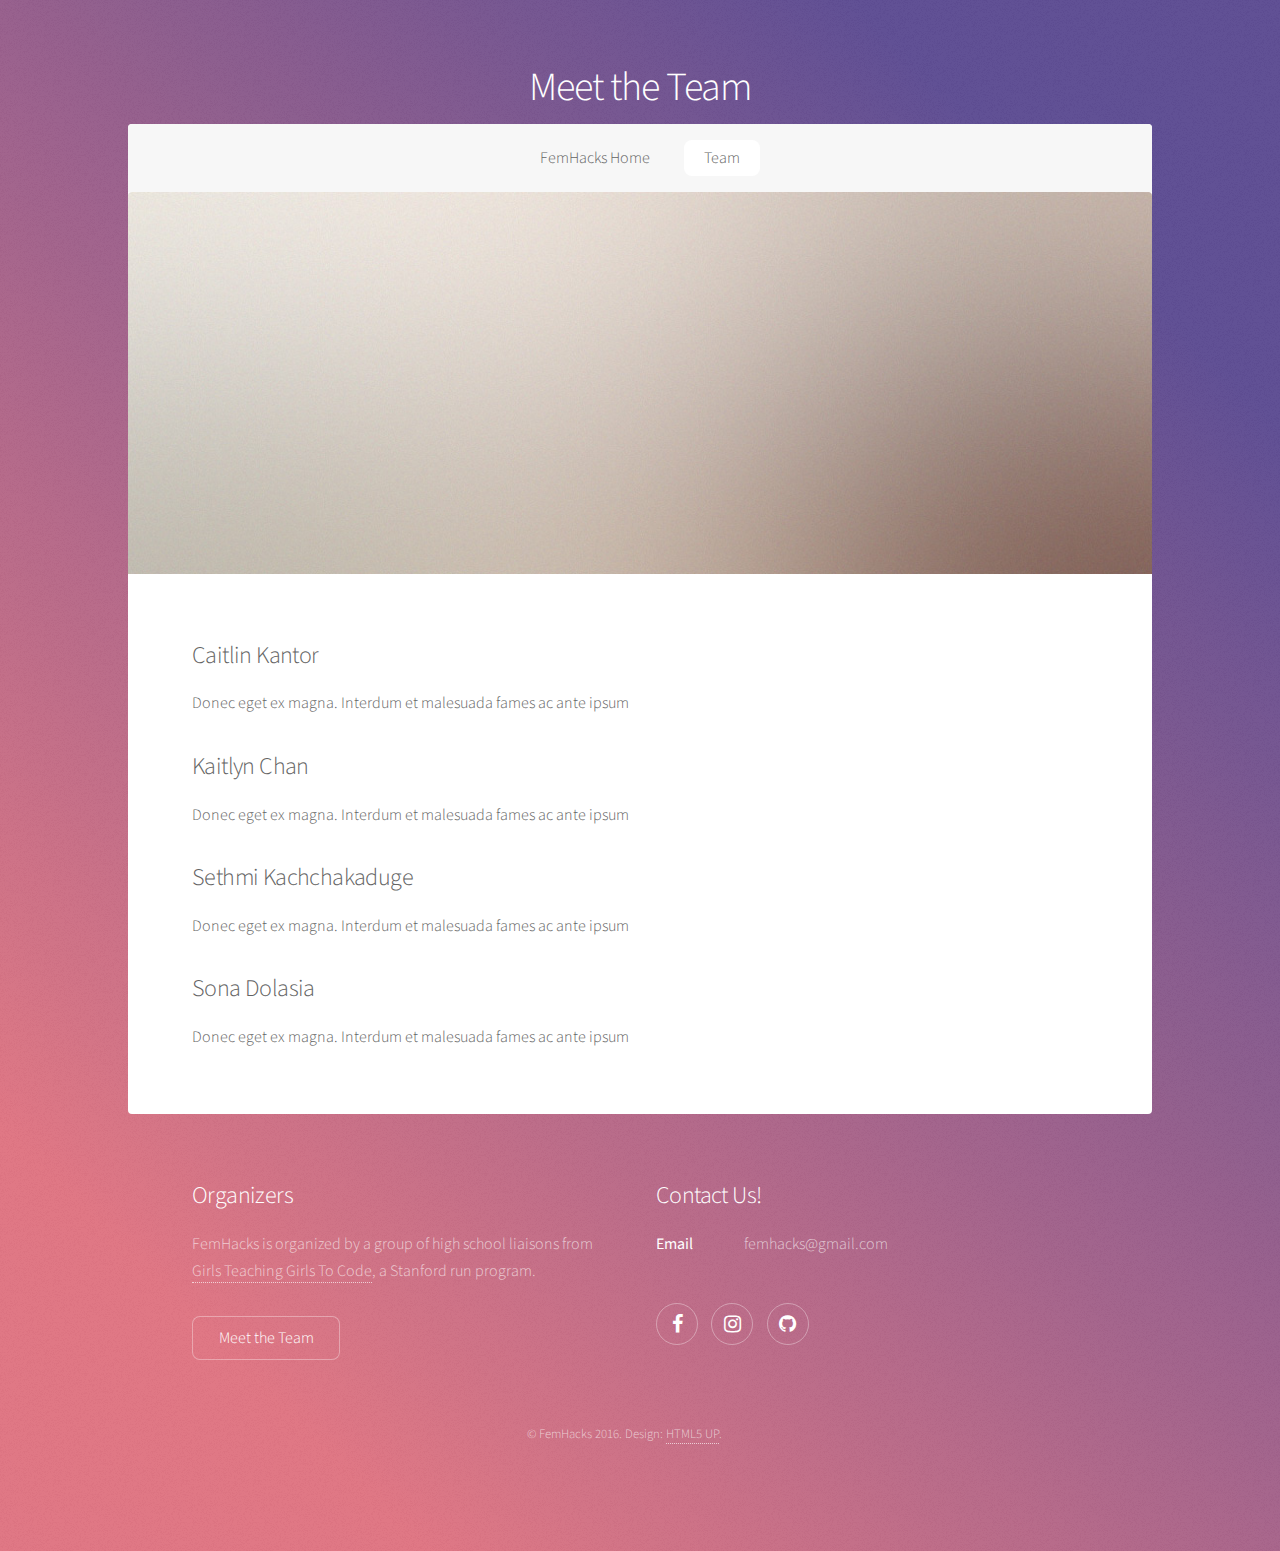
<file: generic.html>
<!DOCTYPE HTML>
<!--
	Stellar by HTML5 UP
	html5up.net | @ajlkn
	Free for personal and commercial use under the CCA 3.0 license (html5up.net/license)
-->
<html>
	<head>
		<title>FemHacks</title>
		<meta charset="utf-8" />
		<meta name="viewport" content="width=device-width, initial-scale=1" />
		<!--[if lte IE 8]><script src="assets/js/ie/html5shiv.js"></script><![endif]-->
		<link rel="stylesheet" href="assets/css/main.css" />
		<!--[if lte IE 9]><link rel="stylesheet" href="assets/css/ie9.css" /><![endif]-->
		<!--[if lte IE 8]><link rel="stylesheet" href="assets/css/ie8.css" /><![endif]-->
	</head>
	<body>

		<!-- Wrapper -->
			<div id="wrapper">

				<!-- Header -->
					<header id="header">
						<h1>Meet the Team</h1>
					</header>
					<nav id="nav">
						<ul>
							<li><a href="index.html" >FemHacks Home</a></li>
							<li><a href="generic.html" class="active">Team</a></li>
						</ul>
					</nav>

				<!-- Main -->
					<div id="main">

						<!-- Content -->
							<section id="content" class="main">
								<span class="image main"><img src="images/pic04.jpg" alt="" /></span>
								<h2>Caitlin Kantor</h2>
								<p>Donec eget ex magna. Interdum et malesuada fames ac ante ipsum </p>
								<h2>Kaitlyn Chan</h2>
								<p>Donec eget ex magna. Interdum et malesuada fames ac ante ipsum </p>
								<h2>Sethmi Kachchakaduge</h2>
								<p>Donec eget ex magna. Interdum et malesuada fames ac ante ipsum </p>
								<h2>Sona Dolasia</h2>
								<p>Donec eget ex magna. Interdum et malesuada fames ac ante ipsum </p>
							</section>

					</div>

				<!-- Footer -->
					<footer id="footer">
						<section>
							<h2>Organizers</h2>
							<p>FemHacks is organized by a group of high school liaisons from <a href = "http://www.girlsteachinggirlstocode.org/">Girls Teaching Girls To Code</a>, a Stanford run program.</p>
							<ul class="actions">
								<li><a href="generic.html" class="button">Meet the Team</a></li>
							</ul>
						</section>
						<section>
							<h2>Contact Us!</h2>
							<dl class="alt">
								<dt>Email</dt>
								<dd>femhacks@gmail.com</dd>
							</dl>
							<ul class="icons">
								<li><a href="#" class="icon fa-facebook alt"><span class="label">Facebook</span></a></li>
								<li><a href="#" class="icon fa-instagram alt"><span class="label">Instagram</span></a></li>
								<li><a href="#" class="icon fa-github alt"><span class="label">GitHub</span></a></li>					
							</ul>
						</section>
						<p class="copyright">&copy; FemHacks 2016. Design: <a href="https://html5up.net">HTML5 UP</a>.</p>
					</footer>


			</div>

		<!-- Scripts -->
			<script src="assets/js/jquery.min.js"></script>
			<script src="assets/js/jquery.scrollex.min.js"></script>
			<script src="assets/js/jquery.scrolly.min.js"></script>
			<script src="assets/js/skel.min.js"></script>
			<script src="assets/js/util.js"></script>
			<!--[if lte IE 8]><script src="assets/js/ie/respond.min.js"></script><![endif]-->
			<script src="assets/js/main.js"></script>

	</body>
</html>
</file>
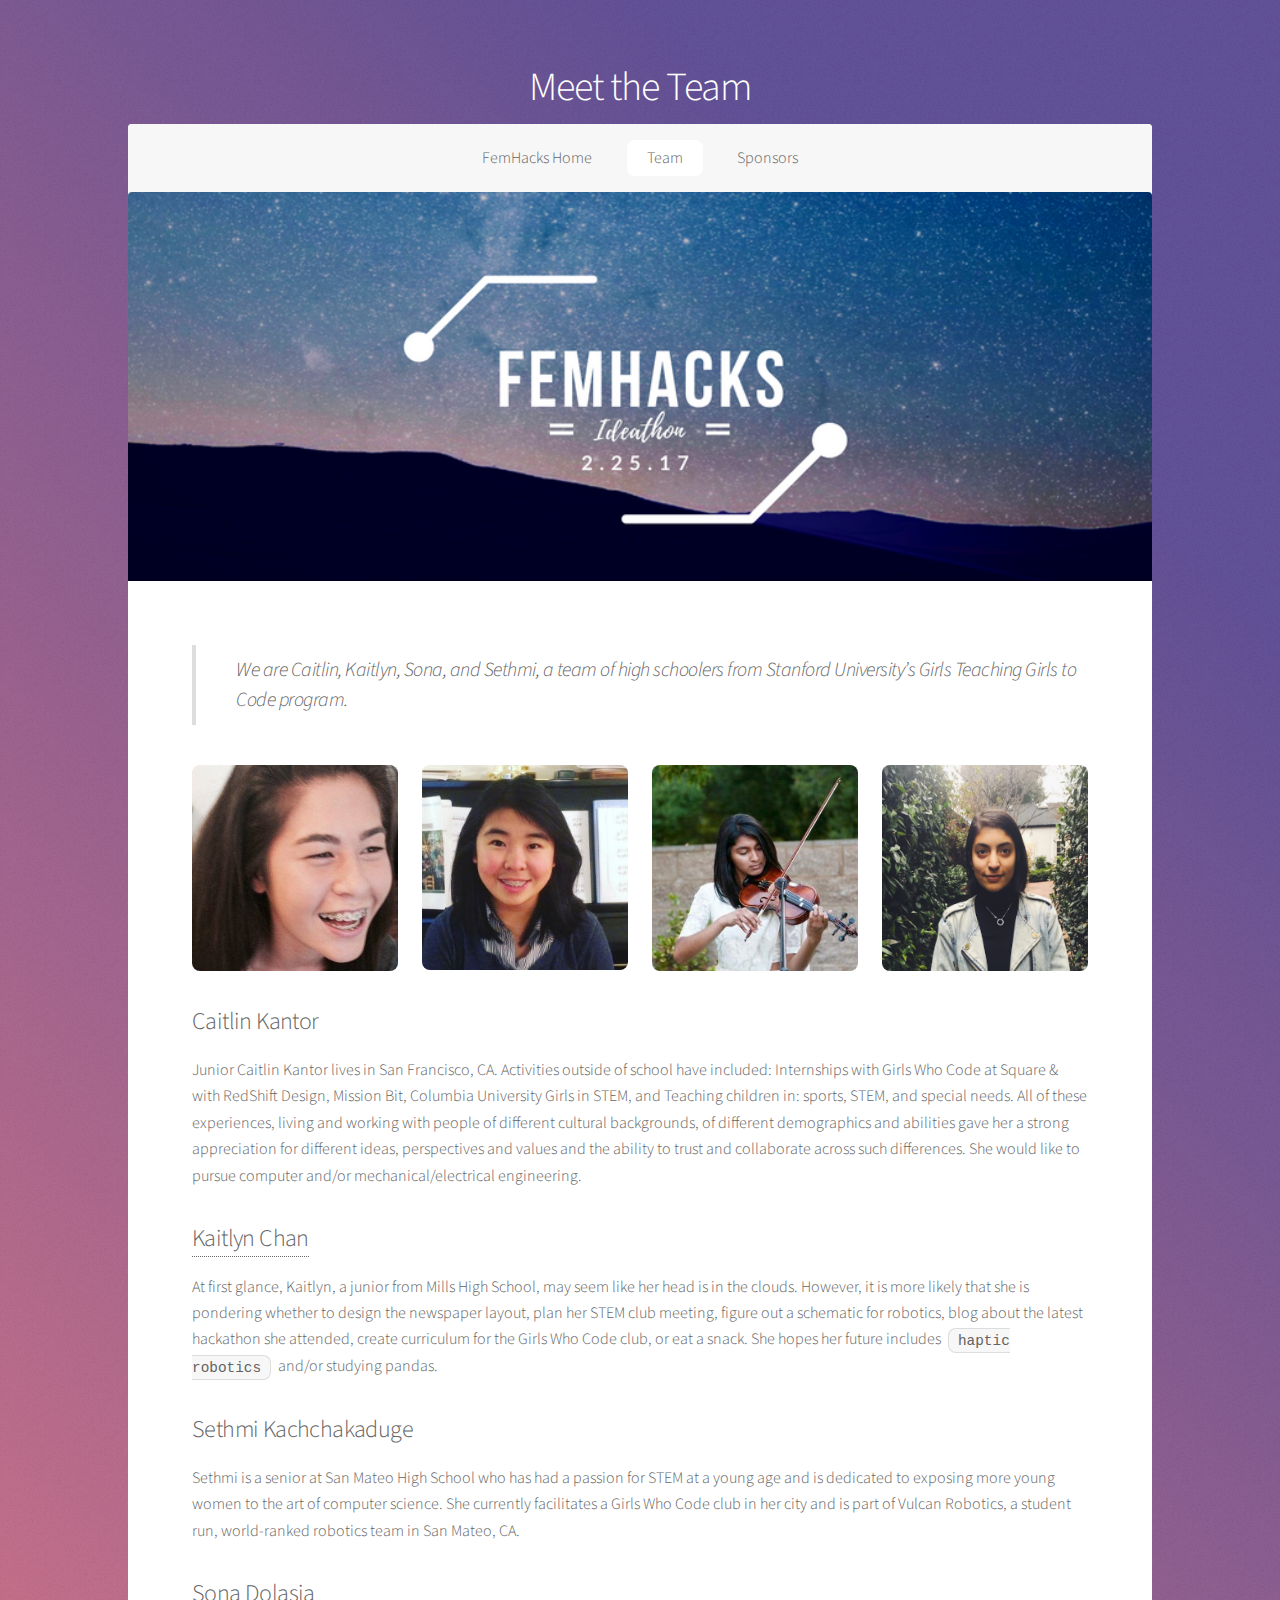
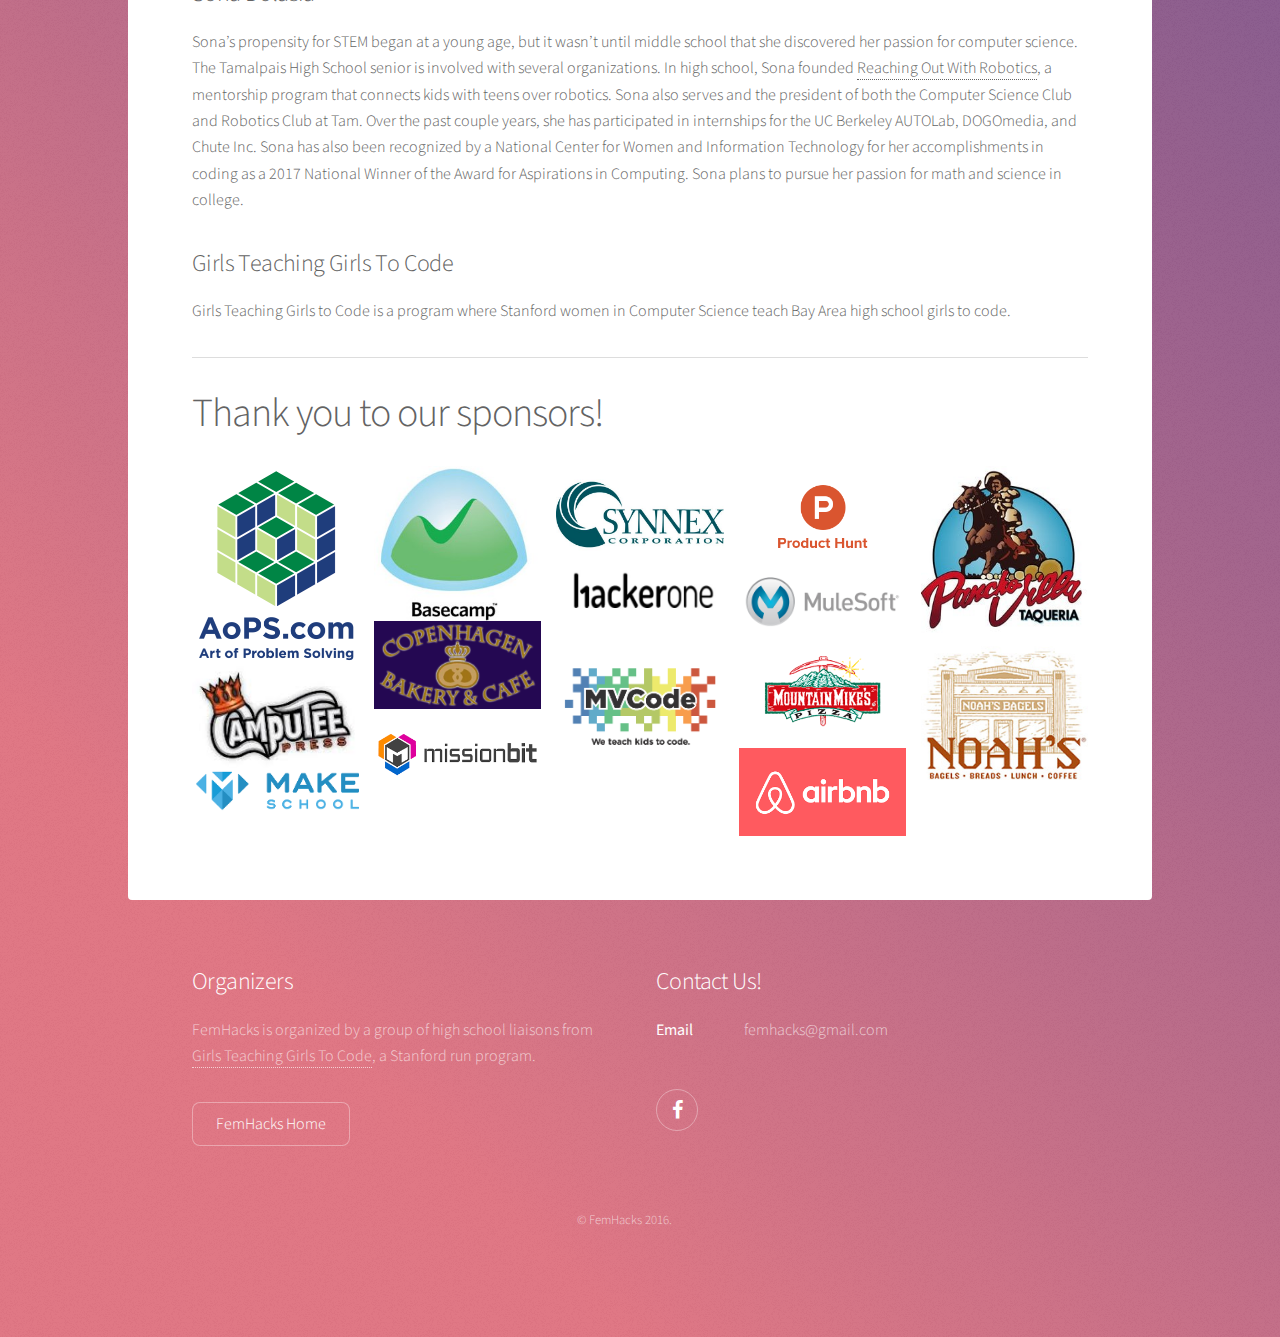
<file: team.html>
<!DOCTYPE HTML>
<!--
	Stellar by HTML5 UP
	html5up.net | @ajlkn
	Free for personal and commercial use under the CCA 3.0 license (html5up.net/license)
-->
<html>
	<head>
		<title>FemHacks</title>
		<meta charset="utf-8" />
		<meta name="viewport" content="width=device-width, initial-scale=1" />
		<!--[if lte IE 8]><script src="assets/js/ie/html5shiv.js"></script><![endif]-->
		<link rel="stylesheet" href="assets/css/main.css" />
		<!--[if lte IE 9]><link rel="stylesheet" href="assets/css/ie9.css" /><![endif]-->
		<!--[if lte IE 8]><link rel="stylesheet" href="assets/css/ie8.css" /><![endif]-->
	</head>
	<body>

		<!-- Wrapper -->
			<div id="wrapper">

				<!-- Header -->
					<header id="header">
						<h1>Meet the Team</h1>
					</header>
					<nav id="nav">
						<ul>
							<li><a href="index.html" >FemHacks Home</a></li>
							<li><a href="team.html" class="active">Team</a></li>
							<li><a href="#sponsors" >Sponsors</a></li>
						</ul>
					</nav>

				<!-- Main -->
					<div id="main">

						<!-- Content -->
							<section id="content" class="main">
								<span class="image main"><img src="images/coverpic.png" alt="" /></span>
								<h3><blockquote>
We are Caitlin, Kaitlyn, Sona, and Sethmi, a team of high schoolers from Stanford University’s Girls Teaching Girls to Code program.</blockquote></h3><div class="box alt">
											<div class="row uniform">
											
												<div class="3u"><span class="image fit"><img src="images/caitlin.jpeg" alt="" /></span></div>
												<div class="3u"><span class="image fit"><img src="images/kaitlyn.jpg" alt="" /></span></div>
												<div class="3u"><span class="image fit"><img src="images/sethmi.jpg" alt="" /></span></div>
												<div class="3u"><span class="image fit"><img src="images/sona.png" alt="" /></span></div>
												
											</div>
										</div>

								<h2>Caitlin Kantor</h2>
								<p>Junior Caitlin Kantor lives in San Francisco, CA. Activities outside of school have included:  Internships with Girls Who Code at Square &amp; with RedShift Design, Mission Bit, Columbia University Girls in STEM, and Teaching children in: sports, STEM, and special needs. All of these experiences, living and working with people of different cultural backgrounds, of different demographics and abilities gave her a strong appreciation for different ideas, perspectives and values and the ability to trust and collaborate across such differences.
								She would like to pursue computer and/or mechanical/electrical engineering.</p>
								<h2><a href="https://kaitlynchan.github.io/"> Kaitlyn Chan</a></h2>
								<p>At first glance, Kaitlyn, a junior from Mills High School, may seem like her head is in the clouds. However, it is more likely that she is pondering whether to design the newspaper layout, plan her STEM club meeting, figure out a schematic for robotics, blog about the latest hackathon she attended, create curriculum for the Girls Who Code club, or eat a snack. She hopes her future includes <code>haptic robotics</code> and/or studying pandas. </p>
								<h2>Sethmi Kachchakaduge</h2>
								<p>Sethmi is a senior at San Mateo High School who has had a passion for STEM at a young age and is dedicated to exposing more young women to the art of computer science. She currently facilitates a Girls Who Code club in her city and is part of Vulcan Robotics, a student run, world-ranked robotics team in San Mateo, CA. </p>
								<h2>Sona Dolasia</h2>
								<p>Sona’s propensity for STEM began at a young age, but it wasn’t until middle school that she discovered her passion for computer science. The Tamalpais High School senior is involved with several organizations. In high school, Sona founded <a href="http://reachingoutwithrobotics.com/">Reaching Out With Robotics</a>, a mentorship program that connects kids with teens over robotics. Sona also serves and the president of both the Computer Science Club and Robotics Club at Tam. Over the past couple years, she has participated in internships for the UC Berkeley AUTOLab, DOGOmedia, and Chute Inc. Sona has also been recognized by a National Center for Women and Information Technology for her accomplishments in coding as a 2017 National Winner of the Award for Aspirations in Computing. Sona plans to pursue her passion for math and science in college. </p>
								<h2>Girls Teaching Girls To Code</h2>
								<p>Girls Teaching Girls to Code is a program where Stanford women in Computer Science teach Bay Area high school girls to code.</p>
								<hr>
								<h1>Thank you to our sponsors!</h1>
								<div class="box alt" id = "sponsors">
									<section id="photos">
									  <img src="images/artofps.png" alt=""/>
									  <img src="images/camputee.jpg" alt=""/>
									  <img src="images/makeschool.png" alt=""/>
									  <img src="images/basecamp.jpg" alt=""/>
									  <img src="images/bakery.png" alt=""/>
									  
									  <img src="images/missionbit.png" alt=""/>
									   <img src="images/synnex-corporation.jpg" alt=""/>
									  <img src="images/hackerone.jpg" alt=""/>
									  <img src="images/mvcode.png" alt=""/>
									  <img src="images/producthunt.png" alt=""/>
									  <img src="images/mulesoft.png" alt=""/>
									  <img src="images/pizza.png" alt=""/>
									  <img src="images/airbnb.png" alt=""/>
									  <img src="images/burrito.jpg" alt=""/>
									  <img src="images/noah.jpg" alt=""/>
									</section>
											
								</div>

							</section>

					</div>

				<!-- Footer -->
					<footer id="footer">
						<section>
							<h2>Organizers</h2>
							<p>FemHacks is organized by a group of high school liaisons from <a href = "http://www.girlsteachinggirlstocode.org/">Girls Teaching Girls To Code</a>, a Stanford run program.</p>
							<ul class="actions">
								<li><a href="index.html" class="button">FemHacks Home</a></li>
							</ul>
						</section>
						<section>
							<h2>Contact Us!</h2>
							<dl class="alt">
								<dt>Email</dt>
								<dd>femhacks@gmail.com</dd>
							</dl>
							<ul class="icons">
								<li><a href="https://www.facebook.com/femhacks/?ref=bookmarks" class="icon fa-facebook alt"><span class="label">Facebook</span></a></li>					
							</ul>
						</section>
						<p class="copyright">&copy; FemHacks 2016.</p>
					</footer>


			</div>

		<!-- Scripts -->
			<script src="assets/js/jquery.min.js"></script>
			<script src="assets/js/jquery.scrollex.min.js"></script>
			<script src="assets/js/jquery.scrolly.min.js"></script>
			<script src="assets/js/skel.min.js"></script>
			<script src="assets/js/util.js"></script>
			<!--[if lte IE 8]><script src="assets/js/ie/respond.min.js"></script><![endif]-->
			<script src="assets/js/main.js"></script>

	</body>
</html>
</file>
<file: assets/css/ie9.css>
/*
	Stellar by HTML5 UP
	html5up.net | @ajlkn
	Free for personal and commercial use under the CCA 3.0 license (html5up.net/license)
*/

/* Spotlight */

	.spotlight:after {
		content: '';
		display: block;
		clear: both;
	}

	.spotlight .content {
		float: left;
		width: 60%;
	}

	.spotlight .image {
		float: left;
	}

/* Features */

	.features:after {
		content: '';
		display: block;
		clear: both;
	}

	.features li {
		float: left;
	}

/* Statistics */

	.statistics {
		display: inline-block;
		width: auto;
	}

		.statistics:after {
			content: '';
			display: block;
			clear: both;
		}

		.statistics li {
			float: left;
			padding: 1.5em 2.5em;
		}

/* Footer */

	#footer > * {
		float: left;
	}

	#footer .copyright {
		clear: both;
	}
</file>
<file: assets/css/ie8.css>
/*
	Stellar by HTML5 UP
	html5up.net | @ajlkn
	Free for personal and commercial use under the CCA 3.0 license (html5up.net/license)
*/

/* Type */

	body {
		color: #ffffff;
	}

/* Button */

	.button {
		position: relative;
		border: solid 1px !important;
	}

		.button.special {
			border: none !important;
		}

/* Icon */

	.icon.major {
		-ms-behavior: url("assets/js/ie/PIE.htc");
	}

		.icon.major:before {
			font-size: 4em;
			border: 0;
		}

/* Spotlight */

	.spotlight .image {
		position: relative;
		-ms-behavior: url("assets/js/ie/PIE.htc");
	}

		.spotlight .image img {
			position: relative;
			-ms-behavior: url("assets/js/ie/PIE.htc");
		}

/* Features */

	.features li {
		width: 29%;
	}

/* Footer */

	#footer > * {
		width: 50%;
		margin-left: 0;
	}

/* Main */

	#main > .main > .image.main:first-child {
		margin-top: 0;
		margin-left: 0;
		width: 100%;
	}
</file>
<file: assets/css/main.css>
@import url(font-awesome.min.css);
@import "https://fonts.googleapis.com/css?family=Source+Sans+Pro:300,400";

/*
	Stellar by HTML5 UP
	html5up.net | @ajlkn
	Free for personal and commercial use under the CCA 3.0 license (html5up.net/license)
*/

/* Reset */

#photos {
  /* Prevent vertical gaps */
  line-height: 0;
   
  -webkit-column-count: 5;
  -webkit-column-gap:   15px;
  -moz-column-count:    5;
  -moz-column-gap:      15px;
  column-count:         5;
  column-gap:           15px;  
}

#photos img {
  /* Just in case there are inline attributes */
  width: 100% !important;
  height: auto !important;
}

@media (max-width: 1200px) {
  #photos {
  -moz-column-count:    4;
  -webkit-column-count: 4;
  column-count:         4;
  }
}
@media (max-width: 1000px) {
  #photos {
  -moz-column-count:    3;
  -webkit-column-count: 3;
  column-count:         3;
  }
}
@media (max-width: 800px) {
  #photos {
  -moz-column-count:    2;
  -webkit-column-count: 2;
  column-count:         2;
  }
}
@media (max-width: 400px) {
  #photos {
  -moz-column-count:    1;
  -webkit-column-count: 1;
  column-count:         1;
  }
}
	html, body, div, span, applet, object, iframe, h1, h2, h3, h4, h5, h6, p, blockquote, pre, a, abbr, acronym, address, big, cite, code, del, dfn, em, img, ins, kbd, q, s, samp, small, strike, strong, sub, sup, tt, var, b, u, i, center, dl, dt, dd, ol, ul, li, fieldset, form, label, legend, table, caption, tbody, tfoot, thead, tr, th, td, article, aside, canvas, details, embed, figure, figcaption, footer, header, hgroup, menu, nav, output, ruby, section, summary, time, mark, audio, video {
		margin: 0;
		padding: 0;
		border: 0;
		font-size: 100%;
		font: inherit;
		vertical-align: baseline;
	}

	article, aside, details, figcaption, figure, footer, header, hgroup, menu, nav, section {
		display: block;
	}

	body {
		line-height: 1;
	}

	ol, ul {
		list-style: none;
	}

	blockquote, q {
		quotes: none;
	}

	blockquote:before, blockquote:after, q:before, q:after {
		content: '';
		content: none;
	}

	table {
		border-collapse: collapse;
		border-spacing: 0;
	}

	body {
		-webkit-text-size-adjust: none;
	}

/* Box Model */

	*, *:before, *:after {
		-moz-box-sizing: border-box;
		-webkit-box-sizing: border-box;
		box-sizing: border-box;
	}

/* Grid */

	.row {
		border-bottom: solid 1px transparent;
		-moz-box-sizing: border-box;
		-webkit-box-sizing: border-box;
		box-sizing: border-box;
	}

	.row > * {
		float: left;
		-moz-box-sizing: border-box;
		-webkit-box-sizing: border-box;
		box-sizing: border-box;
	}

	.row:after, .row:before {
		content: '';
		display: block;
		clear: both;
		height: 0;
	}

	.row.uniform > * > :first-child {
		margin-top: 0;
	}

	.row.uniform > * > :last-child {
		margin-bottom: 0;
	}

	.row.\30 \25 > * {
		padding: 0 0 0 0em;
	}

	.row.\30 \25 {
		margin: 0 0 -1px 0em;
	}

	.row.uniform.\30 \25 > * {
		padding: 0em 0 0 0em;
	}

	.row.uniform.\30 \25 {
		margin: 0em 0 -1px 0em;
	}

	.row > * {
		padding: 0 0 0 1.5em;
	}

	.row {
		margin: 0 0 -1px -1.5em;
	}

	.row.uniform > * {
		padding: 1.5em 0 0 1.5em;
	}

	.row.uniform {
		margin: -1.5em 0 -1px -1.5em;
	}

	.row.\32 00\25 > * {
		padding: 0 0 0 3em;
	}

	.row.\32 00\25 {
		margin: 0 0 -1px -3em;
	}

	.row.uniform.\32 00\25 > * {
		padding: 3em 0 0 3em;
	}

	.row.uniform.\32 00\25 {
		margin: -3em 0 -1px -3em;
	}

	.row.\31 50\25 > * {
		padding: 0 0 0 2.25em;
	}

	.row.\31 50\25 {
		margin: 0 0 -1px -2.25em;
	}

	.row.uniform.\31 50\25 > * {
		padding: 2.25em 0 0 2.25em;
	}

	.row.uniform.\31 50\25 {
		margin: -2.25em 0 -1px -2.25em;
	}

	.row.\35 0\25 > * {
		padding: 0 0 0 0.75em;
	}

	.row.\35 0\25 {
		margin: 0 0 -1px -0.75em;
	}

	.row.uniform.\35 0\25 > * {
		padding: 0.75em 0 0 0.75em;
	}

	.row.uniform.\35 0\25 {
		margin: -0.75em 0 -1px -0.75em;
	}

	.row.\32 5\25 > * {
		padding: 0 0 0 0.375em;
	}

	.row.\32 5\25 {
		margin: 0 0 -1px -0.375em;
	}

	.row.uniform.\32 5\25 > * {
		padding: 0.375em 0 0 0.375em;
	}

	.row.uniform.\32 5\25 {
		margin: -0.375em 0 -1px -0.375em;
	}

	.\31 2u, .\31 2u\24 {
		width: 100%;
		clear: none;
		margin-left: 0;
	}

	.\31 1u, .\31 1u\24 {
		width: 91.6666666667%;
		clear: none;
		margin-left: 0;
	}

	.\31 0u, .\31 0u\24 {
		width: 83.3333333333%;
		clear: none;
		margin-left: 0;
	}

	.\39 u, .\39 u\24 {
		width: 75%;
		clear: none;
		margin-left: 0;
	}

	.\38 u, .\38 u\24 {
		width: 66.6666666667%;
		clear: none;
		margin-left: 0;
	}

	.\37 u, .\37 u\24 {
		width: 58.3333333333%;
		clear: none;
		margin-left: 0;
	}

	.\36 u, .\36 u\24 {
		width: 50%;
		clear: none;
		margin-left: 0;
	}

	.\35 u, .\35 u\24 {
		width: 41.6666666667%;
		clear: none;
		margin-left: 0;
	}

	.\34 u, .\34 u\24 {
		width: 33.3333333333%;
		clear: none;
		margin-left: 0;
	}

	.\33 u, .\33 u\24 {
		width: 25%;
		clear: none;
		margin-left: 0;
	}

	.\32 u, .\32 u\24 {
		width: 16.6666666667%;
		clear: none;
		margin-left: 0;
	}

	.\31 u, .\31 u\24 {
		width: 8.3333333333%;
		clear: none;
		margin-left: 0;
	}

	.\31 2u\24 + *,
	.\31 1u\24 + *,
	.\31 0u\24 + *,
	.\39 u\24 + *,
	.\38 u\24 + *,
	.\37 u\24 + *,
	.\36 u\24 + *,
	.\35 u\24 + *,
	.\34 u\24 + *,
	.\33 u\24 + *,
	.\32 u\24 + *,
	.\31 u\24 + * {
		clear: left;
	}

	.\-11u {
		margin-left: 91.66667%;
	}

	.\-10u {
		margin-left: 83.33333%;
	}

	.\-9u {
		margin-left: 75%;
	}

	.\-8u {
		margin-left: 66.66667%;
	}

	.\-7u {
		margin-left: 58.33333%;
	}

	.\-6u {
		margin-left: 50%;
	}

	.\-5u {
		margin-left: 41.66667%;
	}

	.\-4u {
		margin-left: 33.33333%;
	}

	.\-3u {
		margin-left: 25%;
	}

	.\-2u {
		margin-left: 16.66667%;
	}

	.\-1u {
		margin-left: 8.33333%;
	}

	@media screen and (max-width: 1680px) {

		.row > * {
			padding: 0 0 0 1.5em;
		}

		.row {
			margin: 0 0 -1px -1.5em;
		}

		.row.uniform > * {
			padding: 1.5em 0 0 1.5em;
		}

		.row.uniform {
			margin: -1.5em 0 -1px -1.5em;
		}

		.row.\32 00\25 > * {
			padding: 0 0 0 3em;
		}

		.row.\32 00\25 {
			margin: 0 0 -1px -3em;
		}

		.row.uniform.\32 00\25 > * {
			padding: 3em 0 0 3em;
		}

		.row.uniform.\32 00\25 {
			margin: -3em 0 -1px -3em;
		}

		.row.\31 50\25 > * {
			padding: 0 0 0 2.25em;
		}

		.row.\31 50\25 {
			margin: 0 0 -1px -2.25em;
		}

		.row.uniform.\31 50\25 > * {
			padding: 2.25em 0 0 2.25em;
		}

		.row.uniform.\31 50\25 {
			margin: -2.25em 0 -1px -2.25em;
		}

		.row.\35 0\25 > * {
			padding: 0 0 0 0.75em;
		}

		.row.\35 0\25 {
			margin: 0 0 -1px -0.75em;
		}

		.row.uniform.\35 0\25 > * {
			padding: 0.75em 0 0 0.75em;
		}

		.row.uniform.\35 0\25 {
			margin: -0.75em 0 -1px -0.75em;
		}

		.row.\32 5\25 > * {
			padding: 0 0 0 0.375em;
		}

		.row.\32 5\25 {
			margin: 0 0 -1px -0.375em;
		}

		.row.uniform.\32 5\25 > * {
			padding: 0.375em 0 0 0.375em;
		}

		.row.uniform.\32 5\25 {
			margin: -0.375em 0 -1px -0.375em;
		}

		.\31 2u\28xlarge\29, .\31 2u\24\28xlarge\29 {
			width: 100%;
			clear: none;
			margin-left: 0;
		}

		.\31 1u\28xlarge\29, .\31 1u\24\28xlarge\29 {
			width: 91.6666666667%;
			clear: none;
			margin-left: 0;
		}

		.\31 0u\28xlarge\29, .\31 0u\24\28xlarge\29 {
			width: 83.3333333333%;
			clear: none;
			margin-left: 0;
		}

		.\39 u\28xlarge\29, .\39 u\24\28xlarge\29 {
			width: 75%;
			clear: none;
			margin-left: 0;
		}

		.\38 u\28xlarge\29, .\38 u\24\28xlarge\29 {
			width: 66.6666666667%;
			clear: none;
			margin-left: 0;
		}

		.\37 u\28xlarge\29, .\37 u\24\28xlarge\29 {
			width: 58.3333333333%;
			clear: none;
			margin-left: 0;
		}

		.\36 u\28xlarge\29, .\36 u\24\28xlarge\29 {
			width: 50%;
			clear: none;
			margin-left: 0;
		}

		.\35 u\28xlarge\29, .\35 u\24\28xlarge\29 {
			width: 41.6666666667%;
			clear: none;
			margin-left: 0;
		}

		.\34 u\28xlarge\29, .\34 u\24\28xlarge\29 {
			width: 33.3333333333%;
			clear: none;
			margin-left: 0;
		}

		.\33 u\28xlarge\29, .\33 u\24\28xlarge\29 {
			width: 25%;
			clear: none;
			margin-left: 0;
		}

		.\32 u\28xlarge\29, .\32 u\24\28xlarge\29 {
			width: 16.6666666667%;
			clear: none;
			margin-left: 0;
		}

		.\31 u\28xlarge\29, .\31 u\24\28xlarge\29 {
			width: 8.3333333333%;
			clear: none;
			margin-left: 0;
		}

		.\31 2u\24\28xlarge\29 + *,
		.\31 1u\24\28xlarge\29 + *,
		.\31 0u\24\28xlarge\29 + *,
		.\39 u\24\28xlarge\29 + *,
		.\38 u\24\28xlarge\29 + *,
		.\37 u\24\28xlarge\29 + *,
		.\36 u\24\28xlarge\29 + *,
		.\35 u\24\28xlarge\29 + *,
		.\34 u\24\28xlarge\29 + *,
		.\33 u\24\28xlarge\29 + *,
		.\32 u\24\28xlarge\29 + *,
		.\31 u\24\28xlarge\29 + * {
			clear: left;
		}

		.\-11u\28xlarge\29 {
			margin-left: 91.66667%;
		}

		.\-10u\28xlarge\29 {
			margin-left: 83.33333%;
		}

		.\-9u\28xlarge\29 {
			margin-left: 75%;
		}

		.\-8u\28xlarge\29 {
			margin-left: 66.66667%;
		}

		.\-7u\28xlarge\29 {
			margin-left: 58.33333%;
		}

		.\-6u\28xlarge\29 {
			margin-left: 50%;
		}

		.\-5u\28xlarge\29 {
			margin-left: 41.66667%;
		}

		.\-4u\28xlarge\29 {
			margin-left: 33.33333%;
		}

		.\-3u\28xlarge\29 {
			margin-left: 25%;
		}

		.\-2u\28xlarge\29 {
			margin-left: 16.66667%;
		}

		.\-1u\28xlarge\29 {
			margin-left: 8.33333%;
		}

	}

	@media screen and (max-width: 1280px) {

		.row > * {
			padding: 0 0 0 1.5em;
		}

		.row {
			margin: 0 0 -1px -1.5em;
		}

		.row.uniform > * {
			padding: 1.5em 0 0 1.5em;
		}

		.row.uniform {
			margin: -1.5em 0 -1px -1.5em;
		}

		.row.\32 00\25 > * {
			padding: 0 0 0 3em;
		}

		.row.\32 00\25 {
			margin: 0 0 -1px -3em;
		}

		.row.uniform.\32 00\25 > * {
			padding: 3em 0 0 3em;
		}

		.row.uniform.\32 00\25 {
			margin: -3em 0 -1px -3em;
		}

		.row.\31 50\25 > * {
			padding: 0 0 0 2.25em;
		}

		.row.\31 50\25 {
			margin: 0 0 -1px -2.25em;
		}

		.row.uniform.\31 50\25 > * {
			padding: 2.25em 0 0 2.25em;
		}

		.row.uniform.\31 50\25 {
			margin: -2.25em 0 -1px -2.25em;
		}

		.row.\35 0\25 > * {
			padding: 0 0 0 0.75em;
		}

		.row.\35 0\25 {
			margin: 0 0 -1px -0.75em;
		}

		.row.uniform.\35 0\25 > * {
			padding: 0.75em 0 0 0.75em;
		}

		.row.uniform.\35 0\25 {
			margin: -0.75em 0 -1px -0.75em;
		}

		.row.\32 5\25 > * {
			padding: 0 0 0 0.375em;
		}

		.row.\32 5\25 {
			margin: 0 0 -1px -0.375em;
		}

		.row.uniform.\32 5\25 > * {
			padding: 0.375em 0 0 0.375em;
		}

		.row.uniform.\32 5\25 {
			margin: -0.375em 0 -1px -0.375em;
		}

		.\31 2u\28large\29, .\31 2u\24\28large\29 {
			width: 100%;
			clear: none;
			margin-left: 0;
		}

		.\31 1u\28large\29, .\31 1u\24\28large\29 {
			width: 91.6666666667%;
			clear: none;
			margin-left: 0;
		}

		.\31 0u\28large\29, .\31 0u\24\28large\29 {
			width: 83.3333333333%;
			clear: none;
			margin-left: 0;
		}

		.\39 u\28large\29, .\39 u\24\28large\29 {
			width: 75%;
			clear: none;
			margin-left: 0;
		}

		.\38 u\28large\29, .\38 u\24\28large\29 {
			width: 66.6666666667%;
			clear: none;
			margin-left: 0;
		}

		.\37 u\28large\29, .\37 u\24\28large\29 {
			width: 58.3333333333%;
			clear: none;
			margin-left: 0;
		}

		.\36 u\28large\29, .\36 u\24\28large\29 {
			width: 50%;
			clear: none;
			margin-left: 0;
		}

		.\35 u\28large\29, .\35 u\24\28large\29 {
			width: 41.6666666667%;
			clear: none;
			margin-left: 0;
		}

		.\34 u\28large\29, .\34 u\24\28large\29 {
			width: 33.3333333333%;
			clear: none;
			margin-left: 0;
		}

		.\33 u\28large\29, .\33 u\24\28large\29 {
			width: 25%;
			clear: none;
			margin-left: 0;
		}

		.\32 u\28large\29, .\32 u\24\28large\29 {
			width: 16.6666666667%;
			clear: none;
			margin-left: 0;
		}

		.\31 u\28large\29, .\31 u\24\28large\29 {
			width: 8.3333333333%;
			clear: none;
			margin-left: 0;
		}

		.\31 2u\24\28large\29 + *,
		.\31 1u\24\28large\29 + *,
		.\31 0u\24\28large\29 + *,
		.\39 u\24\28large\29 + *,
		.\38 u\24\28large\29 + *,
		.\37 u\24\28large\29 + *,
		.\36 u\24\28large\29 + *,
		.\35 u\24\28large\29 + *,
		.\34 u\24\28large\29 + *,
		.\33 u\24\28large\29 + *,
		.\32 u\24\28large\29 + *,
		.\31 u\24\28large\29 + * {
			clear: left;
		}

		.\-11u\28large\29 {
			margin-left: 91.66667%;
		}

		.\-10u\28large\29 {
			margin-left: 83.33333%;
		}

		.\-9u\28large\29 {
			margin-left: 75%;
		}

		.\-8u\28large\29 {
			margin-left: 66.66667%;
		}

		.\-7u\28large\29 {
			margin-left: 58.33333%;
		}

		.\-6u\28large\29 {
			margin-left: 50%;
		}

		.\-5u\28large\29 {
			margin-left: 41.66667%;
		}

		.\-4u\28large\29 {
			margin-left: 33.33333%;
		}

		.\-3u\28large\29 {
			margin-left: 25%;
		}

		.\-2u\28large\29 {
			margin-left: 16.66667%;
		}

		.\-1u\28large\29 {
			margin-left: 8.33333%;
		}

	}

	@media screen and (max-width: 980px) {

		.row > * {
			padding: 0 0 0 1.5em;
		}

		.row {
			margin: 0 0 -1px -1.5em;
		}

		.row.uniform > * {
			padding: 1.5em 0 0 1.5em;
		}

		.row.uniform {
			margin: -1.5em 0 -1px -1.5em;
		}

		.row.\32 00\25 > * {
			padding: 0 0 0 3em;
		}

		.row.\32 00\25 {
			margin: 0 0 -1px -3em;
		}

		.row.uniform.\32 00\25 > * {
			padding: 3em 0 0 3em;
		}

		.row.uniform.\32 00\25 {
			margin: -3em 0 -1px -3em;
		}

		.row.\31 50\25 > * {
			padding: 0 0 0 2.25em;
		}

		.row.\31 50\25 {
			margin: 0 0 -1px -2.25em;
		}

		.row.uniform.\31 50\25 > * {
			padding: 2.25em 0 0 2.25em;
		}

		.row.uniform.\31 50\25 {
			margin: -2.25em 0 -1px -2.25em;
		}

		.row.\35 0\25 > * {
			padding: 0 0 0 0.75em;
		}

		.row.\35 0\25 {
			margin: 0 0 -1px -0.75em;
		}

		.row.uniform.\35 0\25 > * {
			padding: 0.75em 0 0 0.75em;
		}

		.row.uniform.\35 0\25 {
			margin: -0.75em 0 -1px -0.75em;
		}

		.row.\32 5\25 > * {
			padding: 0 0 0 0.375em;
		}

		.row.\32 5\25 {
			margin: 0 0 -1px -0.375em;
		}

		.row.uniform.\32 5\25 > * {
			padding: 0.375em 0 0 0.375em;
		}

		.row.uniform.\32 5\25 {
			margin: -0.375em 0 -1px -0.375em;
		}

		.\31 2u\28medium\29, .\31 2u\24\28medium\29 {
			width: 100%;
			clear: none;
			margin-left: 0;
		}

		.\31 1u\28medium\29, .\31 1u\24\28medium\29 {
			width: 91.6666666667%;
			clear: none;
			margin-left: 0;
		}

		.\31 0u\28medium\29, .\31 0u\24\28medium\29 {
			width: 83.3333333333%;
			clear: none;
			margin-left: 0;
		}

		.\39 u\28medium\29, .\39 u\24\28medium\29 {
			width: 75%;
			clear: none;
			margin-left: 0;
		}

		.\38 u\28medium\29, .\38 u\24\28medium\29 {
			width: 66.6666666667%;
			clear: none;
			margin-left: 0;
		}

		.\37 u\28medium\29, .\37 u\24\28medium\29 {
			width: 58.3333333333%;
			clear: none;
			margin-left: 0;
		}

		.\36 u\28medium\29, .\36 u\24\28medium\29 {
			width: 50%;
			clear: none;
			margin-left: 0;
		}

		.\35 u\28medium\29, .\35 u\24\28medium\29 {
			width: 41.6666666667%;
			clear: none;
			margin-left: 0;
		}

		.\34 u\28medium\29, .\34 u\24\28medium\29 {
			width: 33.3333333333%;
			clear: none;
			margin-left: 0;
		}

		.\33 u\28medium\29, .\33 u\24\28medium\29 {
			width: 25%;
			clear: none;
			margin-left: 0;
		}

		.\32 u\28medium\29, .\32 u\24\28medium\29 {
			width: 16.6666666667%;
			clear: none;
			margin-left: 0;
		}

		.\31 u\28medium\29, .\31 u\24\28medium\29 {
			width: 8.3333333333%;
			clear: none;
			margin-left: 0;
		}

		.\31 2u\24\28medium\29 + *,
		.\31 1u\24\28medium\29 + *,
		.\31 0u\24\28medium\29 + *,
		.\39 u\24\28medium\29 + *,
		.\38 u\24\28medium\29 + *,
		.\37 u\24\28medium\29 + *,
		.\36 u\24\28medium\29 + *,
		.\35 u\24\28medium\29 + *,
		.\34 u\24\28medium\29 + *,
		.\33 u\24\28medium\29 + *,
		.\32 u\24\28medium\29 + *,
		.\31 u\24\28medium\29 + * {
			clear: left;
		}

		.\-11u\28medium\29 {
			margin-left: 91.66667%;
		}

		.\-10u\28medium\29 {
			margin-left: 83.33333%;
		}

		.\-9u\28medium\29 {
			margin-left: 75%;
		}

		.\-8u\28medium\29 {
			margin-left: 66.66667%;
		}

		.\-7u\28medium\29 {
			margin-left: 58.33333%;
		}

		.\-6u\28medium\29 {
			margin-left: 50%;
		}

		.\-5u\28medium\29 {
			margin-left: 41.66667%;
		}

		.\-4u\28medium\29 {
			margin-left: 33.33333%;
		}

		.\-3u\28medium\29 {
			margin-left: 25%;
		}

		.\-2u\28medium\29 {
			margin-left: 16.66667%;
		}

		.\-1u\28medium\29 {
			margin-left: 8.33333%;
		}

	}

	@media screen and (max-width: 736px) {

		.row > * {
			padding: 0 0 0 1em;
		}

		.row {
			margin: 0 0 -1px -1em;
		}

		.row.uniform > * {
			padding: 1em 0 0 1em;
		}

		.row.uniform {
			margin: -1em 0 -1px -1em;
		}

		.row.\32 00\25 > * {
			padding: 0 0 0 2em;
		}

		.row.\32 00\25 {
			margin: 0 0 -1px -2em;
		}

		.row.uniform.\32 00\25 > * {
			padding: 2em 0 0 2em;
		}

		.row.uniform.\32 00\25 {
			margin: -2em 0 -1px -2em;
		}

		.row.\31 50\25 > * {
			padding: 0 0 0 1.5em;
		}

		.row.\31 50\25 {
			margin: 0 0 -1px -1.5em;
		}

		.row.uniform.\31 50\25 > * {
			padding: 1.5em 0 0 1.5em;
		}

		.row.uniform.\31 50\25 {
			margin: -1.5em 0 -1px -1.5em;
		}

		.row.\35 0\25 > * {
			padding: 0 0 0 0.5em;
		}

		.row.\35 0\25 {
			margin: 0 0 -1px -0.5em;
		}

		.row.uniform.\35 0\25 > * {
			padding: 0.5em 0 0 0.5em;
		}

		.row.uniform.\35 0\25 {
			margin: -0.5em 0 -1px -0.5em;
		}

		.row.\32 5\25 > * {
			padding: 0 0 0 0.25em;
		}

		.row.\32 5\25 {
			margin: 0 0 -1px -0.25em;
		}

		.row.uniform.\32 5\25 > * {
			padding: 0.25em 0 0 0.25em;
		}

		.row.uniform.\32 5\25 {
			margin: -0.25em 0 -1px -0.25em;
		}

		.\31 2u\28small\29, .\31 2u\24\28small\29 {
			width: 100%;
			clear: none;
			margin-left: 0;
		}

		.\31 1u\28small\29, .\31 1u\24\28small\29 {
			width: 91.6666666667%;
			clear: none;
			margin-left: 0;
		}

		.\31 0u\28small\29, .\31 0u\24\28small\29 {
			width: 83.3333333333%;
			clear: none;
			margin-left: 0;
		}

		.\39 u\28small\29, .\39 u\24\28small\29 {
			width: 75%;
			clear: none;
			margin-left: 0;
		}

		.\38 u\28small\29, .\38 u\24\28small\29 {
			width: 66.6666666667%;
			clear: none;
			margin-left: 0;
		}

		.\37 u\28small\29, .\37 u\24\28small\29 {
			width: 58.3333333333%;
			clear: none;
			margin-left: 0;
		}

		.\36 u\28small\29, .\36 u\24\28small\29 {
			width: 50%;
			clear: none;
			margin-left: 0;
		}

		.\35 u\28small\29, .\35 u\24\28small\29 {
			width: 41.6666666667%;
			clear: none;
			margin-left: 0;
		}

		.\34 u\28small\29, .\34 u\24\28small\29 {
			width: 33.3333333333%;
			clear: none;
			margin-left: 0;
		}

		.\33 u\28small\29, .\33 u\24\28small\29 {
			width: 25%;
			clear: none;
			margin-left: 0;
		}

		.\32 u\28small\29, .\32 u\24\28small\29 {
			width: 16.6666666667%;
			clear: none;
			margin-left: 0;
		}

		.\31 u\28small\29, .\31 u\24\28small\29 {
			width: 8.3333333333%;
			clear: none;
			margin-left: 0;
		}

		.\31 2u\24\28small\29 + *,
		.\31 1u\24\28small\29 + *,
		.\31 0u\24\28small\29 + *,
		.\39 u\24\28small\29 + *,
		.\38 u\24\28small\29 + *,
		.\37 u\24\28small\29 + *,
		.\36 u\24\28small\29 + *,
		.\35 u\24\28small\29 + *,
		.\34 u\24\28small\29 + *,
		.\33 u\24\28small\29 + *,
		.\32 u\24\28small\29 + *,
		.\31 u\24\28small\29 + * {
			clear: left;
		}

		.\-11u\28small\29 {
			margin-left: 91.66667%;
		}

		.\-10u\28small\29 {
			margin-left: 83.33333%;
		}

		.\-9u\28small\29 {
			margin-left: 75%;
		}

		.\-8u\28small\29 {
			margin-left: 66.66667%;
		}

		.\-7u\28small\29 {
			margin-left: 58.33333%;
		}

		.\-6u\28small\29 {
			margin-left: 50%;
		}

		.\-5u\28small\29 {
			margin-left: 41.66667%;
		}

		.\-4u\28small\29 {
			margin-left: 33.33333%;
		}

		.\-3u\28small\29 {
			margin-left: 25%;
		}

		.\-2u\28small\29 {
			margin-left: 16.66667%;
		}

		.\-1u\28small\29 {
			margin-left: 8.33333%;
		}

	}

	@media screen and (max-width: 480px) {

		.row > * {
			padding: 0 0 0 1em;
		}

		.row {
			margin: 0 0 -1px -1em;
		}

		.row.uniform > * {
			padding: 1em 0 0 1em;
		}

		.row.uniform {
			margin: -1em 0 -1px -1em;
		}

		.row.\32 00\25 > * {
			padding: 0 0 0 2em;
		}

		.row.\32 00\25 {
			margin: 0 0 -1px -2em;
		}

		.row.uniform.\32 00\25 > * {
			padding: 2em 0 0 2em;
		}

		.row.uniform.\32 00\25 {
			margin: -2em 0 -1px -2em;
		}

		.row.\31 50\25 > * {
			padding: 0 0 0 1.5em;
		}

		.row.\31 50\25 {
			margin: 0 0 -1px -1.5em;
		}

		.row.uniform.\31 50\25 > * {
			padding: 1.5em 0 0 1.5em;
		}

		.row.uniform.\31 50\25 {
			margin: -1.5em 0 -1px -1.5em;
		}

		.row.\35 0\25 > * {
			padding: 0 0 0 0.5em;
		}

		.row.\35 0\25 {
			margin: 0 0 -1px -0.5em;
		}

		.row.uniform.\35 0\25 > * {
			padding: 0.5em 0 0 0.5em;
		}

		.row.uniform.\35 0\25 {
			margin: -0.5em 0 -1px -0.5em;
		}

		.row.\32 5\25 > * {
			padding: 0 0 0 0.25em;
		}

		.row.\32 5\25 {
			margin: 0 0 -1px -0.25em;
		}

		.row.uniform.\32 5\25 > * {
			padding: 0.25em 0 0 0.25em;
		}

		.row.uniform.\32 5\25 {
			margin: -0.25em 0 -1px -0.25em;
		}

		.\31 2u\28xsmall\29, .\31 2u\24\28xsmall\29 {
			width: 100%;
			clear: none;
			margin-left: 0;
		}

		.\31 1u\28xsmall\29, .\31 1u\24\28xsmall\29 {
			width: 91.6666666667%;
			clear: none;
			margin-left: 0;
		}

		.\31 0u\28xsmall\29, .\31 0u\24\28xsmall\29 {
			width: 83.3333333333%;
			clear: none;
			margin-left: 0;
		}

		.\39 u\28xsmall\29, .\39 u\24\28xsmall\29 {
			width: 75%;
			clear: none;
			margin-left: 0;
		}

		.\38 u\28xsmall\29, .\38 u\24\28xsmall\29 {
			width: 66.6666666667%;
			clear: none;
			margin-left: 0;
		}

		.\37 u\28xsmall\29, .\37 u\24\28xsmall\29 {
			width: 58.3333333333%;
			clear: none;
			margin-left: 0;
		}

		.\36 u\28xsmall\29, .\36 u\24\28xsmall\29 {
			width: 50%;
			clear: none;
			margin-left: 0;
		}

		.\35 u\28xsmall\29, .\35 u\24\28xsmall\29 {
			width: 41.6666666667%;
			clear: none;
			margin-left: 0;
		}

		.\34 u\28xsmall\29, .\34 u\24\28xsmall\29 {
			width: 33.3333333333%;
			clear: none;
			margin-left: 0;
		}

		.\33 u\28xsmall\29, .\33 u\24\28xsmall\29 {
			width: 25%;
			clear: none;
			margin-left: 0;
		}

		.\32 u\28xsmall\29, .\32 u\24\28xsmall\29 {
			width: 16.6666666667%;
			clear: none;
			margin-left: 0;
		}

		.\31 u\28xsmall\29, .\31 u\24\28xsmall\29 {
			width: 8.3333333333%;
			clear: none;
			margin-left: 0;
		}

		.\31 2u\24\28xsmall\29 + *,
		.\31 1u\24\28xsmall\29 + *,
		.\31 0u\24\28xsmall\29 + *,
		.\39 u\24\28xsmall\29 + *,
		.\38 u\24\28xsmall\29 + *,
		.\37 u\24\28xsmall\29 + *,
		.\36 u\24\28xsmall\29 + *,
		.\35 u\24\28xsmall\29 + *,
		.\34 u\24\28xsmall\29 + *,
		.\33 u\24\28xsmall\29 + *,
		.\32 u\24\28xsmall\29 + *,
		.\31 u\24\28xsmall\29 + * {
			clear: left;
		}

		.\-11u\28xsmall\29 {
			margin-left: 91.66667%;
		}

		.\-10u\28xsmall\29 {
			margin-left: 83.33333%;
		}

		.\-9u\28xsmall\29 {
			margin-left: 75%;
		}

		.\-8u\28xsmall\29 {
			margin-left: 66.66667%;
		}

		.\-7u\28xsmall\29 {
			margin-left: 58.33333%;
		}

		.\-6u\28xsmall\29 {
			margin-left: 50%;
		}

		.\-5u\28xsmall\29 {
			margin-left: 41.66667%;
		}

		.\-4u\28xsmall\29 {
			margin-left: 33.33333%;
		}

		.\-3u\28xsmall\29 {
			margin-left: 25%;
		}

		.\-2u\28xsmall\29 {
			margin-left: 16.66667%;
		}

		.\-1u\28xsmall\29 {
			margin-left: 8.33333%;
		}

	}

	@media screen and (max-width: 360px) {

		.row > * {
			padding: 0 0 0 1em;
		}

		.row {
			margin: 0 0 -1px -1em;
		}

		.row.uniform > * {
			padding: 1em 0 0 1em;
		}

		.row.uniform {
			margin: -1em 0 -1px -1em;
		}

		.row.\32 00\25 > * {
			padding: 0 0 0 2em;
		}

		.row.\32 00\25 {
			margin: 0 0 -1px -2em;
		}

		.row.uniform.\32 00\25 > * {
			padding: 2em 0 0 2em;
		}

		.row.uniform.\32 00\25 {
			margin: -2em 0 -1px -2em;
		}

		.row.\31 50\25 > * {
			padding: 0 0 0 1.5em;
		}

		.row.\31 50\25 {
			margin: 0 0 -1px -1.5em;
		}

		.row.uniform.\31 50\25 > * {
			padding: 1.5em 0 0 1.5em;
		}

		.row.uniform.\31 50\25 {
			margin: -1.5em 0 -1px -1.5em;
		}

		.row.\35 0\25 > * {
			padding: 0 0 0 0.5em;
		}

		.row.\35 0\25 {
			margin: 0 0 -1px -0.5em;
		}

		.row.uniform.\35 0\25 > * {
			padding: 0.5em 0 0 0.5em;
		}

		.row.uniform.\35 0\25 {
			margin: -0.5em 0 -1px -0.5em;
		}

		.row.\32 5\25 > * {
			padding: 0 0 0 0.25em;
		}

		.row.\32 5\25 {
			margin: 0 0 -1px -0.25em;
		}

		.row.uniform.\32 5\25 > * {
			padding: 0.25em 0 0 0.25em;
		}

		.row.uniform.\32 5\25 {
			margin: -0.25em 0 -1px -0.25em;
		}

		.\31 2u\28xxsmall\29, .\31 2u\24\28xxsmall\29 {
			width: 100%;
			clear: none;
			margin-left: 0;
		}

		.\31 1u\28xxsmall\29, .\31 1u\24\28xxsmall\29 {
			width: 91.6666666667%;
			clear: none;
			margin-left: 0;
		}

		.\31 0u\28xxsmall\29, .\31 0u\24\28xxsmall\29 {
			width: 83.3333333333%;
			clear: none;
			margin-left: 0;
		}

		.\39 u\28xxsmall\29, .\39 u\24\28xxsmall\29 {
			width: 75%;
			clear: none;
			margin-left: 0;
		}

		.\38 u\28xxsmall\29, .\38 u\24\28xxsmall\29 {
			width: 66.6666666667%;
			clear: none;
			margin-left: 0;
		}

		.\37 u\28xxsmall\29, .\37 u\24\28xxsmall\29 {
			width: 58.3333333333%;
			clear: none;
			margin-left: 0;
		}

		.\36 u\28xxsmall\29, .\36 u\24\28xxsmall\29 {
			width: 50%;
			clear: none;
			margin-left: 0;
		}

		.\35 u\28xxsmall\29, .\35 u\24\28xxsmall\29 {
			width: 41.6666666667%;
			clear: none;
			margin-left: 0;
		}

		.\34 u\28xxsmall\29, .\34 u\24\28xxsmall\29 {
			width: 33.3333333333%;
			clear: none;
			margin-left: 0;
		}

		.\33 u\28xxsmall\29, .\33 u\24\28xxsmall\29 {
			width: 25%;
			clear: none;
			margin-left: 0;
		}

		.\32 u\28xxsmall\29, .\32 u\24\28xxsmall\29 {
			width: 16.6666666667%;
			clear: none;
			margin-left: 0;
		}

		.\31 u\28xxsmall\29, .\31 u\24\28xxsmall\29 {
			width: 8.3333333333%;
			clear: none;
			margin-left: 0;
		}

		.\31 2u\24\28xxsmall\29 + *,
		.\31 1u\24\28xxsmall\29 + *,
		.\31 0u\24\28xxsmall\29 + *,
		.\39 u\24\28xxsmall\29 + *,
		.\38 u\24\28xxsmall\29 + *,
		.\37 u\24\28xxsmall\29 + *,
		.\36 u\24\28xxsmall\29 + *,
		.\35 u\24\28xxsmall\29 + *,
		.\34 u\24\28xxsmall\29 + *,
		.\33 u\24\28xxsmall\29 + *,
		.\32 u\24\28xxsmall\29 + *,
		.\31 u\24\28xxsmall\29 + * {
			clear: left;
		}

		.\-11u\28xxsmall\29 {
			margin-left: 91.66667%;
		}

		.\-10u\28xxsmall\29 {
			margin-left: 83.33333%;
		}

		.\-9u\28xxsmall\29 {
			margin-left: 75%;
		}

		.\-8u\28xxsmall\29 {
			margin-left: 66.66667%;
		}

		.\-7u\28xxsmall\29 {
			margin-left: 58.33333%;
		}

		.\-6u\28xxsmall\29 {
			margin-left: 50%;
		}

		.\-5u\28xxsmall\29 {
			margin-left: 41.66667%;
		}

		.\-4u\28xxsmall\29 {
			margin-left: 33.33333%;
		}

		.\-3u\28xxsmall\29 {
			margin-left: 25%;
		}

		.\-2u\28xxsmall\29 {
			margin-left: 16.66667%;
		}

		.\-1u\28xxsmall\29 {
			margin-left: 8.33333%;
		}

	}

/* Basic */

	@-ms-viewport {
		width: device-width;
	}

	body {
		-ms-overflow-style: scrollbar;
	}

	@media screen and (max-width: 480px) {

		html, body {
			min-width: 320px;
		}

	}

	body {
		background-color: #935d8c;
		background-image: url("images/overlay.png"), -moz-linear-gradient(45deg, #e37682 15%, #5f4d93 85%);
		background-image: url("images/overlay.png"), -webkit-linear-gradient(45deg, #e37682 15%, #5f4d93 85%);
		background-image: url("images/overlay.png"), -ms-linear-gradient(45deg, #e37682 15%, #5f4d93 85%);
		background-image: url("images/overlay.png"), linear-gradient(45deg, #e37682 15%, #5f4d93 85%);
	}

		body.is-loading *, body.is-loading *:before, body.is-loading *:after {
			-moz-animation: none !important;
			-webkit-animation: none !important;
			-ms-animation: none !important;
			animation: none !important;
			-moz-transition: none !important;
			-webkit-transition: none !important;
			-ms-transition: none !important;
			transition: none !important;
		}

/* Type */

	body {
		background-color: #935d8c;
		color: rgba(255, 255, 255, 0.65);
	}

	body, input, select, textarea {
		font-family: "Source Sans Pro", Helvetica, sans-serif;
		font-size: 17pt;
		font-weight: 300;
		line-height: 1.65;
	}

		@media screen and (max-width: 1680px) {

			body, input, select, textarea {
				font-size: 14pt;
			}

		}

		@media screen and (max-width: 1280px) {

			body, input, select, textarea {
				font-size: 12pt;
			}

		}

		@media screen and (max-width: 360px) {

			body, input, select, textarea {
				font-size: 11pt;
			}

		}

	a {
		-moz-transition: color 0.2s ease, border-bottom 0.2s ease;
		-webkit-transition: color 0.2s ease, border-bottom 0.2s ease;
		-ms-transition: color 0.2s ease, border-bottom 0.2s ease;
		transition: color 0.2s ease, border-bottom 0.2s ease;
		text-decoration: none;
		border-bottom: dotted 1px;
		color: inherit;
	}

		a:hover {
			border-bottom-color: transparent;
		}

	strong, b {
		font-weight: 400;
	}

	em, i {
		font-style: italic;
	}

	p {
		margin: 0 0 2em 0;
	}

		p.content {
			-moz-columns: 20em 2;
			-webkit-columns: 20em 2;
			-ms-columns: 20em 2;
			columns: 20em 2;
			-moz-column-gap: 2em;
			-webkit-column-gap: 2em;
			-ms-column-gap: 2em;
			column-gap: 2em;
			text-align: justify;
		}

	h1, h2, h3, h4, h5, h6 {
		font-weight: 300;
		line-height: 1.5;
		margin: 0 0 0.7em 0;
		letter-spacing: -0.025em;
	}

		h1 a, h2 a, h3 a, h4 a, h5 a, h6 a {
			color: inherit;
			text-decoration: none;
		}

	h1 {
		font-size: 2.5em;
		line-height: 1.2;
	}

	h2 {
		font-size: 1.5em;
	}

	h3 {
		font-size: 1.25em;
	}

	h4 {
		font-size: 1.1em;
	}

	h5 {
		font-size: 0.9em;
	}

	h6 {
		font-size: 0.7em;
	}

	@media screen and (max-width: 736px) {

		h1 {
			font-size: 2em;
		}

	}

	sub {
		font-size: 0.8em;
		position: relative;
		top: 0.5em;
	}

	sup {
		font-size: 0.8em;
		position: relative;
		top: -0.5em;
	}

	blockquote {
		border-left: solid 4px;
		font-style: italic;
		margin: 0 0 2em 0;
		padding: 0.5em 0 0.5em 2em;
	}

	code {
		border-radius: 8px;
		border: solid 1px;
		font-family: "Courier New", monospace;
		font-size: 0.9em;
		margin: 0 0.25em;
		padding: 0.25em 0.65em;
	}

	pre {
		-webkit-overflow-scrolling: touch;
		font-family: "Courier New", monospace;
		font-size: 0.9em;
		margin: 0 0 2em 0;
	}

		pre code {
			display: block;
			line-height: 1.75;
			padding: 1em 1.5em;
			overflow-x: auto;
		}

	hr {
		border: 0;
		border-bottom: solid 1px;
		margin: 2em 0;
	}

		hr.major {
			margin: 3em 0;
		}

	.align-left {
		text-align: left;
	}

	.align-center {
		text-align: center;
	}

	.align-right {
		text-align: right;
	}

	input, select, textarea {
		color: #ffffff;
	}

	a:hover {
		color: #ffffff;
	}

	strong, b {
		color: #ffffff;
	}

	h1, h2, h3, h4, h5, h6 {
		color: #ffffff;
	}

	blockquote {
		border-left-color: rgba(255, 255, 255, 0.35);
	}

	code {
		background: rgba(255, 255, 255, 0.075);
		border-color: rgba(255, 255, 255, 0.35);
	}

	hr {
		border-bottom-color: rgba(255, 255, 255, 0.35);
	}

/* Box */

	.box {
		border-radius: 8px;
		border: solid;
		margin-bottom: 2em;
		padding: 1.5em;
	}

		.box > :last-child,
		.box > :last-child > :last-child,
		.box > :last-child > :last-child > :last-child {
			margin-bottom: 0;
		}

		.box.alt {
			border: 0;
			border-radius: 0;
			padding: 0;
		}

	.box {
		border-color: rgba(255, 255, 255, 0.35);
	}

/* Button */

	input[type="submit"],
	input[type="reset"],
	input[type="button"],
	button,
	.button {
		-moz-appearance: none;
		-webkit-appearance: none;
		-ms-appearance: none;
		appearance: none;
		-moz-transition: background-color 0.2s ease-in-out, color 0.2s ease-in-out;
		-webkit-transition: background-color 0.2s ease-in-out, color 0.2s ease-in-out;
		-ms-transition: background-color 0.2s ease-in-out, color 0.2s ease-in-out;
		transition: background-color 0.2s ease-in-out, color 0.2s ease-in-out;
		border-radius: 8px;
		border: 0;
		cursor: pointer;
		display: inline-block;
		font-weight: 300;
		height: 2.75em;
		line-height: 2.75em;
		min-width: 9.25em;
		padding: 0 1.5em;
		text-align: center;
		text-decoration: none;
		white-space: nowrap;
	}

		input[type="submit"].icon,
		input[type="reset"].icon,
		input[type="button"].icon,
		button.icon,
		.button.icon {
			padding-left: 1.35em;
		}

			input[type="submit"].icon:before,
			input[type="reset"].icon:before,
			input[type="button"].icon:before,
			button.icon:before,
			.button.icon:before {
				margin-right: 0.5em;
			}

		input[type="submit"].fit,
		input[type="reset"].fit,
		input[type="button"].fit,
		button.fit,
		.button.fit {
			display: block;
			margin: 0 0 1em 0;
			width: 100%;
		}

		input[type="submit"].small,
		input[type="reset"].small,
		input[type="button"].small,
		button.small,
		.button.small {
			font-size: 0.8em;
		}

		input[type="submit"].big,
		input[type="reset"].big,
		input[type="button"].big,
		button.big,
		.button.big {
			font-size: 1.35em;
		}

		input[type="submit"].disabled, input[type="submit"]:disabled,
		input[type="reset"].disabled,
		input[type="reset"]:disabled,
		input[type="button"].disabled,
		input[type="button"]:disabled,
		button.disabled,
		button:disabled,
		.button.disabled,
		.button:disabled {
			-moz-pointer-events: none;
			-webkit-pointer-events: none;
			-ms-pointer-events: none;
			pointer-events: none;
			opacity: 0.25;
		}

		@media screen and (max-width: 736px) {

			input[type="submit"],
			input[type="reset"],
			input[type="button"],
			button,
			.button {
				min-width: 0;
			}

		}

	input[type="submit"],
	input[type="reset"],
	input[type="button"],
	button,
	.button {
		background-color: transparent;
		box-shadow: inset 0 0 0 1px rgba(255, 255, 255, 0.35);
		color: #ffffff !important;
	}

		input[type="submit"]:hover,
		input[type="reset"]:hover,
		input[type="button"]:hover,
		button:hover,
		.button:hover {
			background-color: rgba(255, 255, 255, 0.075);
		}

		input[type="submit"]:active,
		input[type="reset"]:active,
		input[type="button"]:active,
		button:active,
		.button:active {
			background-color: rgba(255, 255, 255, 0.2);
		}

		input[type="submit"].icon:before,
		input[type="reset"].icon:before,
		input[type="button"].icon:before,
		button.icon:before,
		.button.icon:before {
			color: rgba(255, 255, 255, 0.5);
		}

		input[type="submit"].special,
		input[type="reset"].special,
		input[type="button"].special,
		button.special,
		.button.special {
			background-color: #8cc9f0;
			color: #ffffff !important;
			box-shadow: none;
		}

			input[type="submit"].special:hover,
			input[type="reset"].special:hover,
			input[type="button"].special:hover,
			button.special:hover,
			.button.special:hover {
				background-color: #9acff2;
			}

			input[type="submit"].special:active,
			input[type="reset"].special:active,
			input[type="button"].special:active,
			button.special:active,
			.button.special:active {
				background-color: #7ec3ee;
			}

			input[type="submit"].special.icon:before,
			input[type="reset"].special.icon:before,
			input[type="button"].special.icon:before,
			button.special.icon:before,
			.button.special.icon:before {
				color: #ffffff !important;
			}

/* Form */

	form {
		margin: 0 0 2em 0;
	}

	label {
		display: block;
		font-size: 0.9em;
		font-weight: 400;
		margin: 0 0 1em 0;
	}

	input[type="text"],
	input[type="password"],
	input[type="email"],
	select,
	textarea {
		-moz-appearance: none;
		-webkit-appearance: none;
		-ms-appearance: none;
		appearance: none;
		border-radius: 8px;
		border: solid 1px;
		color: inherit;
		display: block;
		outline: 0;
		padding: 0 1em;
		text-decoration: none;
		width: 100%;
	}

		input[type="text"]:invalid,
		input[type="password"]:invalid,
		input[type="email"]:invalid,
		select:invalid,
		textarea:invalid {
			box-shadow: none;
		}

	.select-wrapper {
		text-decoration: none;
		display: block;
		position: relative;
	}

		.select-wrapper:before {
			-moz-osx-font-smoothing: grayscale;
			-webkit-font-smoothing: antialiased;
			font-family: FontAwesome;
			font-style: normal;
			font-weight: normal;
			text-transform: none !important;
		}

		.select-wrapper:before {
			content: '\f078';
			display: block;
			height: 2.75em;
			line-height: 2.75em;
			pointer-events: none;
			position: absolute;
			right: 0;
			text-align: center;
			top: 0;
			width: 2.75em;
		}

		.select-wrapper select::-ms-expand {
			display: none;
		}

	input[type="text"],
	input[type="password"],
	input[type="email"],
	select {
		height: 2.75em;
	}

	textarea {
		padding: 0.75em 1em;
	}

	input[type="checkbox"],
	input[type="radio"] {
		-moz-appearance: none;
		-webkit-appearance: none;
		-ms-appearance: none;
		appearance: none;
		display: block;
		float: left;
		margin-right: -2em;
		opacity: 0;
		width: 1em;
		z-index: -1;
	}

		input[type="checkbox"] + label,
		input[type="radio"] + label {
			text-decoration: none;
			cursor: pointer;
			display: inline-block;
			font-size: 1em;
			font-weight: 300;
			padding-left: 2.4em;
			padding-right: 0.75em;
			position: relative;
		}

			input[type="checkbox"] + label:before,
			input[type="radio"] + label:before {
				-moz-osx-font-smoothing: grayscale;
				-webkit-font-smoothing: antialiased;
				font-family: FontAwesome;
				font-style: normal;
				font-weight: normal;
				text-transform: none !important;
			}

			input[type="checkbox"] + label:before,
			input[type="radio"] + label:before {
				border-radius: 8px;
				border: solid 1px;
				content: '';
				display: inline-block;
				height: 1.65em;
				left: 0;
				line-height: 1.58125em;
				position: absolute;
				text-align: center;
				top: 0;
				width: 1.65em;
			}

		input[type="checkbox"]:checked + label:before,
		input[type="radio"]:checked + label:before {
			content: '\f00c';
		}

	input[type="checkbox"] + label:before {
		border-radius: 8px;
	}

	input[type="radio"] + label:before {
		border-radius: 100%;
	}

	::-webkit-input-placeholder {
		opacity: 1.0;
	}

	:-moz-placeholder {
		opacity: 1.0;
	}

	::-moz-placeholder {
		opacity: 1.0;
	}

	:-ms-input-placeholder {
		opacity: 1.0;
	}

	.formerize-placeholder {
		opacity: 1.0;
	}

	label {
		color: #ffffff;
	}

	input[type="text"],
	input[type="password"],
	input[type="email"],
	select,
	textarea {
		background: rgba(255, 255, 255, 0.075);
		border-color: rgba(255, 255, 255, 0.35);
	}

		input[type="text"]:focus,
		input[type="password"]:focus,
		input[type="email"]:focus,
		select:focus,
		textarea:focus {
			border-color: #8cc9f0;
			box-shadow: 0 0 0 1px #8cc9f0;
		}

	.select-wrapper:before {
		color: rgba(255, 255, 255, 0.35);
	}

	input[type="checkbox"] + label,
	input[type="radio"] + label {
		color: rgba(255, 255, 255, 0.65);
	}

		input[type="checkbox"] + label:before,
		input[type="radio"] + label:before {
			background: rgba(255, 255, 255, 0.075);
			border-color: rgba(255, 255, 255, 0.35);
		}

	input[type="checkbox"]:checked + label:before,
	input[type="radio"]:checked + label:before {
		background-color: #ffffff;
		border-color: #ffffff;
		color: #935d8c;
	}

	input[type="checkbox"]:focus + label:before,
	input[type="radio"]:focus + label:before {
		border-color: #8cc9f0;
		box-shadow: 0 0 0 1px #8cc9f0;
	}

	::-webkit-input-placeholder {
		color: rgba(255, 255, 255, 0.5) !important;
	}

	:-moz-placeholder {
		color: rgba(255, 255, 255, 0.5) !important;
	}

	::-moz-placeholder {
		color: rgba(255, 255, 255, 0.5) !important;
	}

	:-ms-input-placeholder {
		color: rgba(255, 255, 255, 0.5) !important;
	}

	.formerize-placeholder {
		color: rgba(255, 255, 255, 0.5) !important;
	}

/* Icon */

	.icon {
		text-decoration: none;
		-moz-transition: background-color 0.2s ease-in-out, color 0.2s ease-in-out;
		-webkit-transition: background-color 0.2s ease-in-out, color 0.2s ease-in-out;
		-ms-transition: background-color 0.2s ease-in-out, color 0.2s ease-in-out;
		transition: background-color 0.2s ease-in-out, color 0.2s ease-in-out;
		border-bottom: none;
		position: relative;
	}

		.icon:before {
			-moz-osx-font-smoothing: grayscale;
			-webkit-font-smoothing: antialiased;
			font-family: FontAwesome;
			font-style: normal;
			font-weight: normal;
			text-transform: none !important;
		}

		.icon > .label {
			display: none;
		}

		.icon.major {
			border: solid 1px;
			display: inline-block;
			border-radius: 100%;
			padding: 0.65em;
			margin: 0 0 2em 0;
			cursor: default;
		}

			.icon.major:before {
				display: inline-block;
				font-size: 6.25rem;
				width: 2.25em;
				height: 2.25em;
				line-height: 2.2em;
				border-radius: 100%;
				border: solid 1px;
				text-align: center;
			}

		.icon.alt {
			display: inline-block;
			border: solid 1px;
			border-radius: 100%;
		}

			.icon.alt:before {
				display: block;
				font-size: 1.25em;
				width: 2em;
				height: 2em;
				text-align: center;
				line-height: 2em;
			}

		.icon.style1 {
			color: #efa8b0;
		}

		.icon.style2 {
			color: #c79cc8;
		}

		.icon.style3 {
			color: #a89cc8;
		}

		.icon.style4 {
			color: #9bb2e1;
		}

		.icon.style5 {
			color: #8cc9f0;
		}

		@media screen and (max-width: 1680px) {

			.icon.major:before {
				font-size: 5.5rem;
			}

		}

		@media screen and (max-width: 1280px) {

			.icon.major:before {
				font-size: 4.75rem;
			}

		}

		@media screen and (max-width: 736px) {

			.icon.major {
				margin: 0 0 1.5em 0;
				padding: 0.35em;
			}

				.icon.major:before {
					font-size: 3.5rem;
				}

		}

	.icon.major {
		border-color: rgba(255, 255, 255, 0.35);
	}

		.icon.major:before {
			border-color: rgba(255, 255, 255, 0.35);
		}

	.icon.alt {
		border-color: rgba(255, 255, 255, 0.35);
		color: #ffffff;
	}

		.icon.alt:hover {
			background-color: rgba(255, 255, 255, 0.075);
		}

		.icon.alt:active {
			background-color: rgba(255, 255, 255, 0.2);
		}

/* Image */

	.image {
		border-radius: 8px;
		border: 0;
		display: inline-block;
		position: relative;
	}

		.image img {
			border-radius: 8px;
			display: block;
		}

		.image.left, .image.right {
			max-width: 40%;
		}

			.image.left img, .image.right img {
				width: 100%;
			}

		.image.left {
			float: left;
			margin: 0 1.5em 1em 0;
			top: 0.25em;
		}

		.image.right {
			float: right;
			margin: 0 0 1em 1.5em;
			top: 0.25em;
		}

		.image.fit {
			display: block;
			margin: 0 0 2em 0;
			width: 100%;
		}

			.image.fit img {
				width: 100%;
			}

		.image.main {
			display: block;
			margin: 0 0 3em 0;
			width: 100%;
		}

			.image.main img {
				width: 100%;
			}

/* List */

	ol {
		list-style: decimal;
		margin: 0 0 2em 0;
		padding-left: 1.25em;
	}

		ol li {
			padding-left: 0.25em;
		}

	ul {
		list-style: disc;
		margin: 0 0 2em 0;
		padding-left: 1em;
	}

		ul li {
			padding-left: 0.5em;
		}

		ul.alt {
			list-style: none;
			padding-left: 0;
		}

			ul.alt li {
				border-top: solid 1px;
				padding: 0.5em 0;
			}

				ul.alt li:first-child {
					border-top: 0;
					padding-top: 0;
				}

		ul.icons {
			cursor: default;
			list-style: none;
			padding-left: 0;
		}

			ul.icons li {
				display: inline-block;
				padding: 0 0.65em 0 0;
			}

				ul.icons li:last-child {
					padding-right: 0 !important;
				}

		ul.actions {
			cursor: default;
			list-style: none;
			padding-left: 0;
		}

			ul.actions li {
				display: inline-block;
				padding: 0 1em 0 0;
				vertical-align: middle;
			}

				ul.actions li:last-child {
					padding-right: 0;
				}

			ul.actions.small li {
				padding: 0 0.5em 0 0;
			}

			ul.actions.vertical li {
				display: block;
				padding: 1em 0 0 0;
			}

				ul.actions.vertical li:first-child {
					padding-top: 0;
				}

				ul.actions.vertical li > * {
					margin-bottom: 0;
				}

			ul.actions.vertical.small li {
				padding: 0.5em 0 0 0;
			}

				ul.actions.vertical.small li:first-child {
					padding-top: 0;
				}

			ul.actions.fit {
				display: table;
				margin-left: -1em;
				padding: 0;
				table-layout: fixed;
				width: calc(100% + 1em);
			}

				ul.actions.fit li {
					display: table-cell;
					padding: 0 0 0 1em;
				}

					ul.actions.fit li > * {
						margin-bottom: 0;
					}

				ul.actions.fit.small {
					margin-left: -0.5em;
					width: calc(100% + 0.5em);
				}

					ul.actions.fit.small li {
						padding: 0 0 0 0.5em;
					}

			@media screen and (max-width: 480px) {

				ul.actions {
					margin: 0 0 2em 0;
				}

					ul.actions li {
						padding: 1em 0 0 0;
						display: block;
						text-align: center;
						width: 100%;
					}

						ul.actions li:first-child {
							padding-top: 0;
						}

						ul.actions li > * {
							width: 100%;
							margin: 0 !important;
						}

					ul.actions.small li {
						padding: 0.5em 0 0 0;
					}

						ul.actions.small li:first-child {
							padding-top: 0;
						}

			}

	dl {
		margin: 0 0 2em 0;
	}

		dl dt {
			display: block;
			font-weight: 400;
			margin: 0 0 1em 0;
		}

		dl dd {
			margin-left: 2em;
		}

		dl.alt dt {
			display: block;
			width: 3em;
			margin: 0;
			clear: left;
			float: left;
		}

		dl.alt dd {
			margin: 0 0 0.85em 5.5em;
		}

		dl.alt:after {
			content: '';
			display: block;
			clear: both;
		}

	ul.alt li {
		border-top-color: rgba(255, 255, 255, 0.35);
	}

	dl dt {
		color: #ffffff;
	}

/* Section/Article */

	section.special, article.special {
		text-align: center;
	}

	header.major {
		margin-bottom: 3em;
	}

		header.major h2 {
			font-size: 2em;
		}

			header.major h2:after {
				display: block;
				content: '';
				width: 3.25em;
				height: 2px;
				margin: 0.7em 0 1em 0;
				border-radius: 2px;
			}

				section.special header.major h2:after, article.special header.major h2:after {
					margin-left: auto;
					margin-right: auto;
				}

		header.major p {
			font-size: 1.25em;
			letter-spacing: -0.025em;
		}

		header.major.special {
			text-align: center;
		}

			header.major.special h2:after {
				margin-left: auto;
				margin-right: auto;
			}

	footer.major {
		margin-top: 3em;
	}

	@media screen and (max-width: 736px) {

		header.major {
			margin-bottom: 0;
		}

			header.major h2 {
				font-size: 1.5em;
			}

			header.major p {
				font-size: 1em;
				letter-spacing: 0;
			}

				header.major p br {
					display: none;
				}

		footer.major {
			margin-top: 0;
		}

	}

	header.major h2:after {
		background-color: rgba(255, 255, 255, 0.35);
	}

/* Table */

	.table-wrapper {
		-webkit-overflow-scrolling: touch;
		overflow-x: auto;
	}

	table {
		margin: 0 0 2em 0;
		width: 100%;
	}

		table tbody tr {
			border: solid 1px;
			border-left: 0;
			border-right: 0;
		}

		table td {
			padding: 0.75em 0.75em;
		}

		table th {
			font-size: 0.9em;
			font-weight: 400;
			padding: 0 0.75em 0.75em 0.75em;
			text-align: left;
		}

		table thead {
			border-bottom: solid 2px;
		}

		table tfoot {
			border-top: solid 2px;
		}

		table.alt {
			border-collapse: separate;
		}

			table.alt tbody tr td {
				border: solid 1px;
				border-left-width: 0;
				border-top-width: 0;
			}

				table.alt tbody tr td:first-child {
					border-left-width: 1px;
				}

			table.alt tbody tr:first-child td {
				border-top-width: 1px;
			}

			table.alt thead {
				border-bottom: 0;
			}

			table.alt tfoot {
				border-top: 0;
			}

	table tbody tr {
		border-color: rgba(255, 255, 255, 0.35);
	}

		table tbody tr:nth-child(2n + 1) {
			background-color: rgba(255, 255, 255, 0.075);
		}

	table th {
		color: #ffffff;
	}

	table thead {
		border-bottom-color: rgba(255, 255, 255, 0.35);
	}

	table tfoot {
		border-top-color: rgba(255, 255, 255, 0.35);
	}

	table.alt tbody tr td {
		border-color: rgba(255, 255, 255, 0.35);
	}

/* Features */

	.features {
		display: -moz-flex;
		display: -webkit-flex;
		display: -ms-flex;
		display: flex;
		-moz-flex-wrap: wrap;
		-webkit-flex-wrap: wrap;
		-ms-flex-wrap: wrap;
		flex-wrap: wrap;
		-moz-justify-content: center;
		-webkit-justify-content: center;
		-ms-justify-content: center;
		justify-content: center;
		width: calc(100% + 2em);
		margin: 0 0 3em -2em;
		padding: 0;
		list-style: none;
	}

		.features li {
			width: calc(33.33333% - 2em);
			margin-left: 2em;
			margin-top: 3em;
			padding: 0;
		}

			.features li:nth-child(1), .features li:nth-child(2), .features li:nth-child(3) {
				margin-top: 0;
			}

			.features li > :last-child {
				margin-bottom: 0;
			}

		@media screen and (max-width: 980px) {

			.features li {
				width: calc(50% - 2em);
			}

				.features li:nth-child(3) {
					margin-top: 3em;
				}

		}

		@media screen and (max-width: 736px) {

			.features {
				width: 100%;
				margin: 0 0 2em 0;
			}

				.features li {
					width: 100%;
					margin-left: 0;
					margin-top: 2em;
				}

					.features li:nth-child(2), .features li:nth-child(3) {
						margin-top: 2em;
					}

		}

/* Statistics */

	.statistics {
		display: -moz-flex;
		display: -webkit-flex;
		display: -ms-flex;
		display: flex;
		width: 100%;
		margin: 0 0 3em 0;
		padding: 0;
		list-style: none;
		cursor: default;
	}

		.statistics li {
			-moz-flex: 1;
			-webkit-flex: 1;
			-ms-flex: 1;
			flex: 1;
			padding: 1.5em;
			color: #ffffff;
			text-align: center;
		}

			.statistics li.style1 {
				background-color: #efa8b0;
			}

			.statistics li.style2 {
				background-color: #c79cc8;
			}

			.statistics li.style3 {
				background-color: #a89cc8;
			}

			.statistics li.style4 {
				background-color: #9bb2e1;
			}

			.statistics li.style5 {
				background-color: #8cc9f0;
			}

			.statistics li strong, .statistics li b {
				display: block;
				font-size: 2em;
				line-height: 1.1;
				color: inherit !important;
				font-weight: 300;
				letter-spacing: -0.025em;
			}

			.statistics li:first-child {
				border-top-left-radius: 8px;
				border-bottom-left-radius: 8px;
			}

			.statistics li:last-child {
				border-top-right-radius: 8px;
				border-bottom-right-radius: 8px;
			}

			.statistics li .icon {
				display: inline-block;
			}

				.statistics li .icon:before {
					font-size: 2.75rem;
					line-height: 1.3;
				}

		@media screen and (max-width: 980px) {

			.statistics li strong, .statistics li b {
				font-size: 1.5em;
			}

		}

		@media screen and (max-width: 736px) {

			.statistics {
				display: block;
				width: 20em;
				max-width: 100%;
				margin: 0 auto 2em auto;
			}

				.statistics li:first-child {
					border-bottom-left-radius: 0;
					border-top-right-radius: 8px;
				}

				.statistics li:last-child {
					border-top-right-radius: 0;
					border-bottom-left-radius: 8px;
				}

				.statistics li .icon:before {
					font-size: 3.75rem;
				}

				.statistics li strong, .statistics li b {
					font-size: 2.5em;
				}

		}

/* Spotlight */

	.spotlight {
		display: -moz-flex;
		display: -webkit-flex;
		display: -ms-flex;
		display: flex;
		-moz-align-items: center;
		-webkit-align-items: center;
		-ms-align-items: center;
		align-items: center;
		margin: 0 0 2em 0;
	}

		.spotlight .content {
			-moz-flex: 1;
			-webkit-flex: 1;
			-ms-flex: 1;
			flex: 1;
		}

			.spotlight .content > :last-child {
				margin-bottom: 0;
			}

			.spotlight .content header.major {
				margin: 0 0 2em 0;
			}

		.spotlight .image {
			display: inline-block;
			margin-left: 4em;
			padding: 0.65em;
			border-radius: 100%;
			border: solid 1px;
		}

			.spotlight .image img {
				display: block;
				border-radius: 100%;
				width: 16em;
			}

		@media screen and (max-width: 980px) {

			.spotlight {
				-moz-flex-direction: column-reverse;
				-webkit-flex-direction: column-reverse;
				-ms-flex-direction: column-reverse;
				flex-direction: column-reverse;
				text-align: center;
			}

				.spotlight .content {
					-moz-flex: 0 1 auto;
					-webkit-flex: 0 1 auto;
					-ms-flex: 0 1 auto;
					flex: 0 1 auto;
					width: 100%;
				}

					.spotlight .content header.major h2:after {
						margin-left: auto;
						margin-right: auto;
					}

				.spotlight .image {
					-moz-flex: 0 1 auto;
					-webkit-flex: 0 1 auto;
					-ms-flex: 0 1 auto;
					flex: 0 1 auto;
					margin-left: 0;
					margin-bottom: 2em;
				}

		}

		@media screen and (max-width: 736px) {

			.spotlight .image {
				padding: 0.35em;
			}

				.spotlight .image img {
					width: 12em;
				}

		}

	.spotlight .image {
		border-color: rgba(255, 255, 255, 0.35);
	}

/* Header */

	#header {
		padding: 5em 5em 1em 5em ;
		text-align: center;
	}

		#header h1 {
			margin: 0 0 0.25em 0;
		}

		#header p {
			font-size: 1.25em;
			letter-spacing: -0.025em;
		}

		#header.alt {
			padding: 7em 5em 4em 5em ;
		}

			#header.alt h1 {
				font-size: 3.25em;
			}

			#header.alt > * {
				-moz-transition: opacity 3s ease;
				-webkit-transition: opacity 3s ease;
				-ms-transition: opacity 3s ease;
				transition: opacity 3s ease;
				-moz-transition-delay: 0.5s;
				-webkit-transition-delay: 0.5s;
				-ms-transition-delay: 0.5s;
				transition-delay: 0.5s;
				opacity: 1;
			}

			#header.alt .logo {
				-moz-transition: opacity 1.25s ease, -moz-transform 0.5s ease;
				-webkit-transition: opacity 1.25s ease, -webkit-transform 0.5s ease;
				-ms-transition: opacity 1.25s ease, -ms-transform 0.5s ease;
				transition: opacity 1.25s ease, transform 0.5s ease;
				-moz-transition-delay: 0s;
				-webkit-transition-delay: 0s;
				-ms-transition-delay: 0s;
				transition-delay: 0s;
				display: block;
				margin: 0 0 1.5em 0;
			}

				#header.alt .logo img {
					display: block;
					margin: 0 auto;
					max-width: 75%;
				}

		@media screen and (max-width: 1280px) {

			#header {
				padding: 4em 4em 0.1em 4em ;
			}

				#header.alt {
					padding: 6em 4em 3em 4em ;
				}

		}

		@media screen and (max-width: 980px) {

			#header {
				padding: 4em 3em 0.1em 3em ;
			}

				#header.alt {
					padding: 5em 3em 2em 3em ;
				}

		}

		@media screen and (max-width: 736px) {

			#header {
				padding: 3em 2em 0.1em 2em ;
			}

				#header p {
					font-size: 1em;
					letter-spacing: 0;
				}

					#header p br {
						display: none;
					}

				#header.alt {
					padding: 4em 2em 1em 2em ;
				}

					#header.alt h1 {
						font-size: 2.5em;
					}

		}

		@media screen and (max-width: 480px) {

			#header {
				padding: 3em 1.5em 0.1em 1.5em ;
			}

				#header.alt {
					padding: 4em 1.5em 1em 1.5em ;
				}

		}

		@media screen and (max-width: 360px) {

			#header {
				padding: 2.5em 1em 0.1em 1em ;
			}

				#header.alt {
					padding: 3.5em 1em 0.5em 1em ;
				}

		}

		body.is-loading #header.alt > * {
			opacity: 0;
		}

		body.is-loading #header.alt .logo {
			-moz-transform: scale(0.8) rotate(-30deg);
			-webkit-transform: scale(0.8) rotate(-30deg);
			-ms-transform: scale(0.8) rotate(-30deg);
			transform: scale(0.8) rotate(-30deg);
		}

/* Nav */

	#nav {
		-moz-transition: background-color 0.2s ease, border-top-left-radius 0.2s ease, border-top-right-radius 0.2s ease, padding 0.2s ease;
		-webkit-transition: background-color 0.2s ease, border-top-left-radius 0.2s ease, border-top-right-radius 0.2s ease, padding 0.2s ease;
		-ms-transition: background-color 0.2s ease, border-top-left-radius 0.2s ease, border-top-right-radius 0.2s ease, padding 0.2s ease;
		transition: background-color 0.2s ease, border-top-left-radius 0.2s ease, border-top-right-radius 0.2s ease, padding 0.2s ease;
		background-color: #ffffff;
		color: #636363;
		position: absolute;
		width: 64em;
		max-width: calc(100% - 4em);
		padding: 1em;
		background-color: #f7f7f7;
		border-top-left-radius: 0.25em;
		border-top-right-radius: 0.25em;
		cursor: default;
		text-align: center;
	}

		#nav input, #nav select, #nav textarea {
			color: #636363;
		}

		#nav a:hover {
			color: #636363;
		}

		#nav strong, #nav b {
			color: #636363;
		}

		#nav h1, #nav h2, #nav h3, #nav h4, #nav h5, #nav h6 {
			color: #636363;
		}

		#nav blockquote {
			border-left-color: #dddddd;
		}

		#nav code {
			background: rgba(222, 222, 222, 0.25);
			border-color: #dddddd;
		}

		#nav hr {
			border-bottom-color: #dddddd;
		}

		#nav + #main {
			padding-top: 4.25em;
		}

		#nav ul {
			margin: 0;
			padding: 0;
			list-style: none;
		}

			#nav ul li {
				-moz-transition: margin 0.2s ease;
				-webkit-transition: margin 0.2s ease;
				-ms-transition: margin 0.2s ease;
				transition: margin 0.2s ease;
				display: inline-block;
				margin: 0 0.35em;
				padding: 0;
				vertical-align: middle;
			}

				#nav ul li a {
					-moz-transition: font-size 0.2s ease;
					-webkit-transition: font-size 0.2s ease;
					-ms-transition: font-size 0.2s ease;
					transition: font-size 0.2s ease;
					display: inline-block;
					height: 2.25em;
					line-height: 2.25em;
					padding: 0 1.25em;
					border: 0;
					border-radius: 8px;
					box-shadow: inset 0 0 0 1px transparent;
				}

					#nav ul li a:hover {
						background-color: rgba(222, 222, 222, 0.25);
					}

					#nav ul li a.active {
						background-color: #ffffff;
						box-shadow: none;
					}

		#nav.alt {
			position: fixed;
			top: 0;
			padding: 0.5em 1em;
			background-color: rgba(247, 247, 247, 0.95);
			border-top-left-radius: 0;
			border-top-right-radius: 0;
			z-index: 10000;
		}

			#nav.alt ul li {
				margin: 0 0.175em;
			}

				#nav.alt ul li a {
					font-size: 0.9em;
				}

		@media screen and (max-width: 736px) {

			#nav {
				display: none;
			}

				#nav + #main {
					padding-top: 0;
				}

		}

/* Main */

	#main {
		background-color: #ffffff;
		color: #636363;
		border-radius: 0.25em;
	}

		#main input, #main select, #main textarea {
			color: #636363;
		}

		#main a:hover {
			color: #636363;
		}

		#main strong, #main b {
			color: #636363;
		}

		#main h1, #main h2, #main h3, #main h4, #main h5, #main h6 {
			color: #636363;
		}

		#main blockquote {
			border-left-color: #dddddd;
		}

		#main code {
			background: rgba(222, 222, 222, 0.25);
			border-color: #dddddd;
		}

		#main hr {
			border-bottom-color: #dddddd;
		}

		#main .box {
			border-color: #dddddd;
		}

		#main input[type="submit"],
		#main input[type="reset"],
		#main input[type="button"],
		#main button,
		#main .button {
			background-color: transparent;
			box-shadow: inset 0 0 0 1px #dddddd;
			color: #636363 !important;
		}

			#main input[type="submit"]:hover,
			#main input[type="reset"]:hover,
			#main input[type="button"]:hover,
			#main button:hover,
			#main .button:hover {
				background-color: rgba(222, 222, 222, 0.25);
			}

			#main input[type="submit"]:active,
			#main input[type="reset"]:active,
			#main input[type="button"]:active,
			#main button:active,
			#main .button:active {
				background-color: rgba(222, 222, 222, 0.5);
			}

			#main input[type="submit"].icon:before,
			#main input[type="reset"].icon:before,
			#main input[type="button"].icon:before,
			#main button.icon:before,
			#main .button.icon:before {
				color: rgba(99, 99, 99, 0.25);
			}

			#main input[type="submit"].special,
			#main input[type="reset"].special,
			#main input[type="button"].special,
			#main button.special,
			#main .button.special {
				background-color: #8cc9f0;
				color: #ffffff !important;
				box-shadow: none;
			}

				#main input[type="submit"].special:hover,
				#main input[type="reset"].special:hover,
				#main input[type="button"].special:hover,
				#main button.special:hover,
				#main .button.special:hover {
					background-color: #9acff2;
				}

				#main input[type="submit"].special:active,
				#main input[type="reset"].special:active,
				#main input[type="button"].special:active,
				#main button.special:active,
				#main .button.special:active {
					background-color: #7ec3ee;
				}

				#main input[type="submit"].special.icon:before,
				#main input[type="reset"].special.icon:before,
				#main input[type="button"].special.icon:before,
				#main button.special.icon:before,
				#main .button.special.icon:before {
					color: #ffffff !important;
				}

		#main label {
			color: #636363;
		}

		#main input[type="text"],
		#main input[type="password"],
		#main input[type="email"],
		#main select,
		#main textarea {
			background: rgba(222, 222, 222, 0.25);
			border-color: #dddddd;
		}

			#main input[type="text"]:focus,
			#main input[type="password"]:focus,
			#main input[type="email"]:focus,
			#main select:focus,
			#main textarea:focus {
				border-color: #8cc9f0;
				box-shadow: 0 0 0 1px #8cc9f0;
			}

		#main .select-wrapper:before {
			color: #dddddd;
		}

		#main input[type="checkbox"] + label,
		#main input[type="radio"] + label {
			color: #636363;
		}

			#main input[type="checkbox"] + label:before,
			#main input[type="radio"] + label:before {
				background: rgba(222, 222, 222, 0.25);
				border-color: #dddddd;
			}

		#main input[type="checkbox"]:checked + label:before,
		#main input[type="radio"]:checked + label:before {
			background-color: #636363;
			border-color: #636363;
			color: #ffffff;
		}

		#main input[type="checkbox"]:focus + label:before,
		#main input[type="radio"]:focus + label:before {
			border-color: #8cc9f0;
			box-shadow: 0 0 0 1px #8cc9f0;
		}

		#main ::-webkit-input-placeholder {
			color: rgba(99, 99, 99, 0.25) !important;
		}

		#main :-moz-placeholder {
			color: rgba(99, 99, 99, 0.25) !important;
		}

		#main ::-moz-placeholder {
			color: rgba(99, 99, 99, 0.25) !important;
		}

		#main :-ms-input-placeholder {
			color: rgba(99, 99, 99, 0.25) !important;
		}

		#main .formerize-placeholder {
			color: rgba(99, 99, 99, 0.25) !important;
		}

		#main .icon.major {
			border-color: #dddddd;
		}

			#main .icon.major:before {
				border-color: #dddddd;
			}

		#main .icon.alt {
			border-color: #dddddd;
			color: #636363;
		}

			#main .icon.alt:hover {
				background-color: rgba(222, 222, 222, 0.25);
			}

			#main .icon.alt:active {
				background-color: rgba(222, 222, 222, 0.5);
			}

		#main ul.alt li {
			border-top-color: #dddddd;
		}

		#main dl dt {
			color: #636363;
		}

		#main header.major h2:after {
			background-color: #dddddd;
			background-image: -moz-linear-gradient(90deg, #efa8b0, #a89cc8, #8cc9f0);
			background-image: -webkit-linear-gradient(90deg, #efa8b0, #a89cc8, #8cc9f0);
			background-image: -ms-linear-gradient(90deg, #efa8b0, #a89cc8, #8cc9f0);
			background-image: linear-gradient(90deg, #efa8b0, #a89cc8, #8cc9f0);
		}

		#main table tbody tr {
			border-color: #dddddd;
		}

			#main table tbody tr:nth-child(2n + 1) {
				background-color: rgba(222, 222, 222, 0.25);
			}

		#main table th {
			color: #636363;
		}

		#main table thead {
			border-bottom-color: #dddddd;
		}

		#main table tfoot {
			border-top-color: #dddddd;
		}

		#main table.alt tbody tr td {
			border-color: #dddddd;
		}

		#main .spotlight .image {
			border-color: #dddddd;
		}

		#main > .main {
			padding: 5em 5em 3em 5em ;
			border-top: solid 1px #dddddd;
		}

			#main > .main:first-child {
				border-top: 0;
			}

			#main > .main > .image.main:first-child {
				margin: -5em 0 5em -5em;
				width: calc(100% + 10em);
				border-top-right-radius: 0.25em;
				border-top-left-radius: 0.25em;
				border-bottom-right-radius: 0;
				border-bottom-left-radius: 0;
			}

				#main > .main > .image.main:first-child img {
					border-top-right-radius: 0.25em;
					border-top-left-radius: 0.25em;
					border-bottom-right-radius: 0;
					border-bottom-left-radius: 0;
				}

		@media screen and (max-width: 1280px) {

			#main > .main {
				padding: 4em 4em 2em 4em ;
			}

				#main > .main > .image.main:first-child {
					margin: -4em 0 4em -4em;
					width: calc(100% + 8em);
				}

		}

		@media screen and (max-width: 980px) {

			#main > .main {
				padding: 4em 3em 2em 3em ;
			}

				#main > .main > .image.main:first-child {
					margin: -4em 0 4em -3em;
					width: calc(100% + 6em);
				}

		}

		@media screen and (max-width: 736px) {

			#main > .main {
				padding: 3em 2em 1em 2em ;
			}

				#main > .main > .image.main:first-child {
					margin: -3em 0 2em -2em;
					width: calc(100% + 4em);
				}

		}

		@media screen and (max-width: 480px) {

			#main > .main {
				padding: 3em 1.5em 1em 1.5em ;
			}

				#main > .main > .image.main:first-child {
					margin: -3em 0 1.5em -1.5em;
					width: calc(100% + 3em);
				}

		}

		@media screen and (max-width: 360px) {

			#main {
				border-radius: 0;
			}

				#main > .main {
					padding: 2.5em 1em 0.5em 1em ;
				}

					#main > .main > .image.main:first-child {
						margin: -2.5em 0 1.5em -1em;
						width: calc(100% + 2em);
						border-radius: 0;
					}

						#main > .main > .image.main:first-child img {
							border-radius: 0;
						}

		}

/* Footer */

	#footer {
		display: -moz-flex;
		display: -webkit-flex;
		display: -ms-flex;
		display: flex;
		-moz-flex-wrap: wrap;
		-webkit-flex-wrap: wrap;
		-ms-flex-wrap: wrap;
		flex-wrap: wrap;
		padding: 5em 5em 3em 5em ;
		width: calc(100% + 2em);
		margin: 0 0 3em -2em;
	}

		#footer > * {
			width: calc(50% - 2em);
			margin-left: 2em;
		}

		#footer .copyright {
			width: 100%;
			margin: 2.5em 0 2em 0;
			font-size: 0.8em;
			text-align: center;
		}

		@media screen and (max-width: 1280px) {

			#footer {
				padding: 4em 4em 2em 4em ;
			}

		}

		@media screen and (max-width: 980px) {

			#footer {
				padding: 4em 3em 2em 3em ;
				display: block;
				margin: 0 0 3em 0;
				width: 100%;
			}

				#footer > * {
					width: 100%;
					margin-left: 0;
					margin-bottom: 3em;
				}

				#footer .copyright {
					text-align: left;
				}

		}

		@media screen and (max-width: 736px) {

			#footer {
				padding: 3em 2em 1em 2em ;
			}

		}

		@media screen and (max-width: 480px) {

			#footer {
				padding: 3em 1.5em 1em 1.5em ;
			}

		}

		@media screen and (max-width: 480px) {

			#footer {
				padding: 2.5em 1em 0.5em 1em ;
			}

		}

/* Wrapper */

	#wrapper {
		width: 64em;
		max-width: calc(100% - 4em);
		margin: 0 auto;
	}

		@media screen and (max-width: 480px) {

			#wrapper {
				max-width: calc(100% - 2em);
			}

		}

		@media screen and (max-width: 360px) {

			#wrapper {
				max-width: 100%;
			}

		}
</file>
